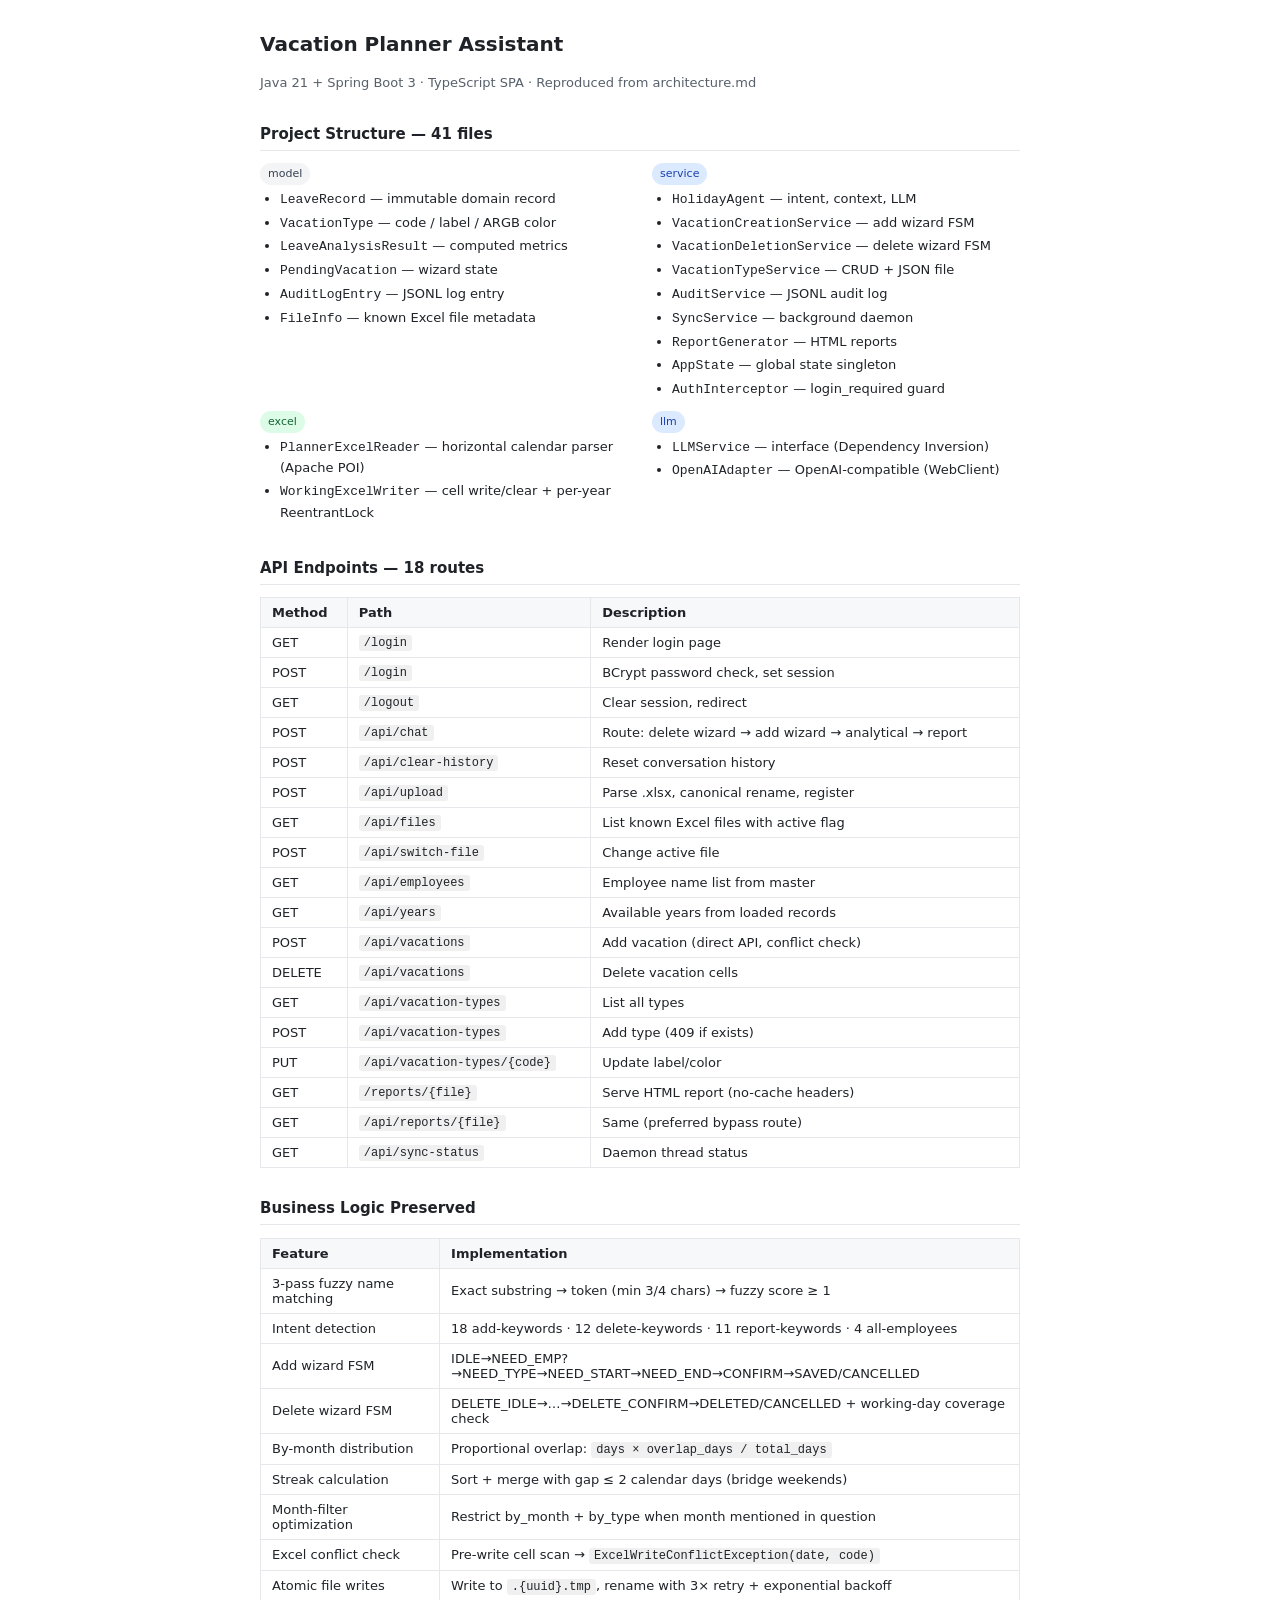
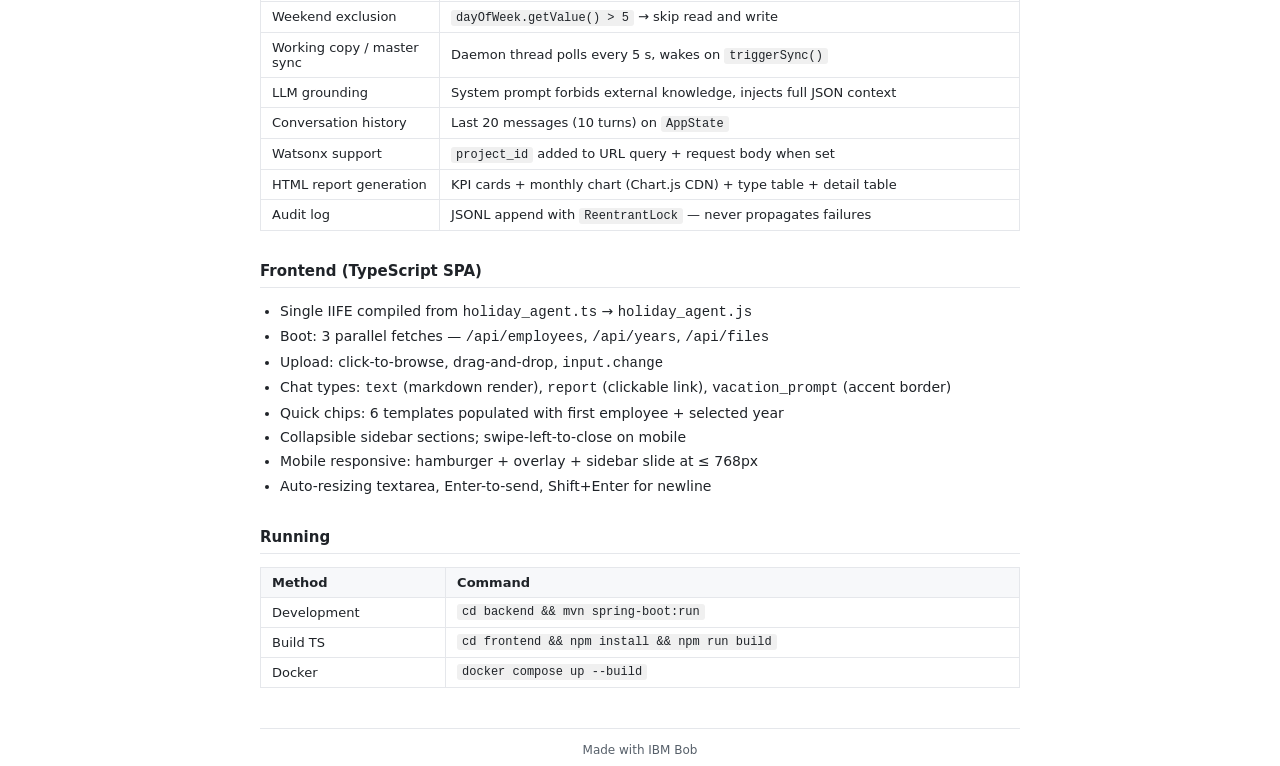
<file: holiday-leave-assistant-implementation-summary.html>
<html lang="en">
<head>
<meta charset="UTF-8" />
<title>Implementation Summary</title>
<style>
  body { font-family: -apple-system,"Segoe UI",system-ui,sans-serif; font-size:14px; line-height:1.6;
         color:#1f2328; max-width:760px; margin:0 auto; padding:28px 20px; background:#fff; }
  h1   { font-size:20px; margin-bottom:4px; }
  .sub { color:#57606a; font-size:13px; margin-bottom:28px; }
  h2   { font-size:15px; font-weight:600; border-bottom:1px solid #e5e7eb; padding-bottom:4px; margin-top:28px; }
  h3   { font-size:13px; font-weight:600; margin:14px 0 4px; color:#3b82d4; }
  table { width:100%; border-collapse:collapse; margin-bottom:16px; font-size:13px; }
  th,td { border:1px solid #e5e7eb; padding:7px 11px; text-align:left; }
  th { background:#f7f8fa; font-weight:600; }
  td code { background:#f0f0f0; padding:1px 5px; border-radius:3px; font-size:12px; }
  .badge { display:inline-block; padding:2px 8px; border-radius:20px; font-size:11px; font-weight:500; }
  .green { background:#dcfce7; color:#166534; }
  .blue  { background:#dbeafe; color:#1e40af; }
  .grey  { background:#f3f4f6; color:#374151; }
  ul { padding-left:20px; margin:4px 0; }
  li { margin:2px 0; }
  .file-grid { display:grid; grid-template-columns:1fr 1fr; gap:6px 24px; font-size:13px; }
  .file-entry { display:flex; gap:6px; align-items:baseline; }
  .file-path { color:#57606a; font-size:11px; font-family:monospace; }
  footer { margin-top:40px; padding-top:12px; border-top:1px solid #e5e7eb;
           font-size:12px; color:#57606a; text-align:center; }
</style>
</head>
<body>

<h1>Vacation Planner Assistant</h1>
<p class="sub">Java 21 + Spring Boot 3 · TypeScript SPA · Reproduced from architecture.md</p>

<h2>Project Structure — 41 files</h2>
<div class="file-grid">
  <div><div class="file-entry"><span class="badge grey">model</span></div>
    <ul>
      <li><code>LeaveRecord</code> — immutable domain record</li>
      <li><code>VacationType</code> — code / label / ARGB color</li>
      <li><code>LeaveAnalysisResult</code> — computed metrics</li>
      <li><code>PendingVacation</code> — wizard state</li>
      <li><code>AuditLogEntry</code> — JSONL log entry</li>
      <li><code>FileInfo</code> — known Excel file metadata</li>
    </ul>
  </div>
  <div><div class="file-entry"><span class="badge blue">service</span></div>
    <ul>
      <li><code>HolidayAgent</code> — intent, context, LLM</li>
      <li><code>VacationCreationService</code> — add wizard FSM</li>
      <li><code>VacationDeletionService</code> — delete wizard FSM</li>
      <li><code>VacationTypeService</code> — CRUD + JSON file</li>
      <li><code>AuditService</code> — JSONL audit log</li>
      <li><code>SyncService</code> — background daemon</li>
      <li><code>ReportGenerator</code> — HTML reports</li>
      <li><code>AppState</code> — global state singleton</li>
      <li><code>AuthInterceptor</code> — login_required guard</li>
    </ul>
  </div>
  <div><div class="file-entry"><span class="badge green">excel</span></div>
    <ul>
      <li><code>PlannerExcelReader</code> — horizontal calendar parser (Apache POI)</li>
      <li><code>WorkingExcelWriter</code> — cell write/clear + per-year ReentrantLock</li>
    </ul>
  </div>
  <div><div class="file-entry"><span class="badge blue">llm</span></div>
    <ul>
      <li><code>LLMService</code> — interface (Dependency Inversion)</li>
      <li><code>OpenAIAdapter</code> — OpenAI-compatible (WebClient)</li>
    </ul>
  </div>
</div>

<h2>API Endpoints — 18 routes</h2>
<table>
  <thead><tr><th>Method</th><th>Path</th><th>Description</th></tr></thead>
  <tbody>
    <tr><td>GET</td><td><code>/login</code></td><td>Render login page</td></tr>
    <tr><td>POST</td><td><code>/login</code></td><td>BCrypt password check, set session</td></tr>
    <tr><td>GET</td><td><code>/logout</code></td><td>Clear session, redirect</td></tr>
    <tr><td>POST</td><td><code>/api/chat</code></td><td>Route: delete wizard → add wizard → analytical → report</td></tr>
    <tr><td>POST</td><td><code>/api/clear-history</code></td><td>Reset conversation history</td></tr>
    <tr><td>POST</td><td><code>/api/upload</code></td><td>Parse .xlsx, canonical rename, register</td></tr>
    <tr><td>GET</td><td><code>/api/files</code></td><td>List known Excel files with active flag</td></tr>
    <tr><td>POST</td><td><code>/api/switch-file</code></td><td>Change active file</td></tr>
    <tr><td>GET</td><td><code>/api/employees</code></td><td>Employee name list from master</td></tr>
    <tr><td>GET</td><td><code>/api/years</code></td><td>Available years from loaded records</td></tr>
    <tr><td>POST</td><td><code>/api/vacations</code></td><td>Add vacation (direct API, conflict check)</td></tr>
    <tr><td>DELETE</td><td><code>/api/vacations</code></td><td>Delete vacation cells</td></tr>
    <tr><td>GET</td><td><code>/api/vacation-types</code></td><td>List all types</td></tr>
    <tr><td>POST</td><td><code>/api/vacation-types</code></td><td>Add type (409 if exists)</td></tr>
    <tr><td>PUT</td><td><code>/api/vacation-types/{code}</code></td><td>Update label/color</td></tr>
    <tr><td>GET</td><td><code>/reports/{file}</code></td><td>Serve HTML report (no-cache headers)</td></tr>
    <tr><td>GET</td><td><code>/api/reports/{file}</code></td><td>Same (preferred bypass route)</td></tr>
    <tr><td>GET</td><td><code>/api/sync-status</code></td><td>Daemon thread status</td></tr>
  </tbody>
</table>

<h2>Business Logic Preserved</h2>
<table>
  <thead><tr><th>Feature</th><th>Implementation</th></tr></thead>
  <tbody>
    <tr><td>3-pass fuzzy name matching</td><td>Exact substring → token (min 3/4 chars) → fuzzy score ≥ 1</td></tr>
    <tr><td>Intent detection</td><td>18 add-keywords · 12 delete-keywords · 11 report-keywords · 4 all-employees</td></tr>
    <tr><td>Add wizard FSM</td><td>IDLE→NEED_EMP?→NEED_TYPE→NEED_START→NEED_END→CONFIRM→SAVED/CANCELLED</td></tr>
    <tr><td>Delete wizard FSM</td><td>DELETE_IDLE→…→DELETE_CONFIRM→DELETED/CANCELLED + working-day coverage check</td></tr>
    <tr><td>By-month distribution</td><td>Proportional overlap: <code>days × overlap_days / total_days</code></td></tr>
    <tr><td>Streak calculation</td><td>Sort + merge with gap ≤ 2 calendar days (bridge weekends)</td></tr>
    <tr><td>Month-filter optimization</td><td>Restrict by_month + by_type when month mentioned in question</td></tr>
    <tr><td>Excel conflict check</td><td>Pre-write cell scan → <code>ExcelWriteConflictException(date, code)</code></td></tr>
    <tr><td>Atomic file writes</td><td>Write to <code>.{uuid}.tmp</code>, rename with 3× retry + exponential backoff</td></tr>
    <tr><td>Weekend exclusion</td><td><code>dayOfWeek.getValue() &gt; 5</code> → skip read and write</td></tr>
    <tr><td>Working copy / master sync</td><td>Daemon thread polls every 5 s, wakes on <code>triggerSync()</code></td></tr>
    <tr><td>LLM grounding</td><td>System prompt forbids external knowledge, injects full JSON context</td></tr>
    <tr><td>Conversation history</td><td>Last 20 messages (10 turns) on <code>AppState</code></td></tr>
    <tr><td>Watsonx support</td><td><code>project_id</code> added to URL query + request body when set</td></tr>
    <tr><td>HTML report generation</td><td>KPI cards + monthly chart (Chart.js CDN) + type table + detail table</td></tr>
    <tr><td>Audit log</td><td>JSONL append with <code>ReentrantLock</code> — never propagates failures</td></tr>
  </tbody>
</table>

<h2>Frontend (TypeScript SPA)</h2>
<ul>
  <li>Single IIFE compiled from <code>holiday_agent.ts</code> → <code>holiday_agent.js</code></li>
  <li>Boot: 3 parallel fetches — <code>/api/employees</code>, <code>/api/years</code>, <code>/api/files</code></li>
  <li>Upload: click-to-browse, drag-and-drop, <code>input.change</code></li>
  <li>Chat types: <code>text</code> (markdown render), <code>report</code> (clickable link), <code>vacation_prompt</code> (accent border)</li>
  <li>Quick chips: 6 templates populated with first employee + selected year</li>
  <li>Collapsible sidebar sections; swipe-left-to-close on mobile</li>
  <li>Mobile responsive: hamburger + overlay + sidebar slide at ≤ 768px</li>
  <li>Auto-resizing textarea, Enter-to-send, Shift+Enter for newline</li>
</ul>

<h2>Running</h2>
<table>
  <thead><tr><th>Method</th><th>Command</th></tr></thead>
  <tbody>
    <tr><td>Development</td><td><code>cd backend &amp;&amp; mvn spring-boot:run</code></td></tr>
    <tr><td>Build TS</td><td><code>cd frontend &amp;&amp; npm install &amp;&amp; npm run build</code></td></tr>
    <tr><td>Docker</td><td><code>docker compose up --build</code></td></tr>
  </tbody>
</table>

<footer>Made with IBM Bob</footer>
</body>
</html>
</file>
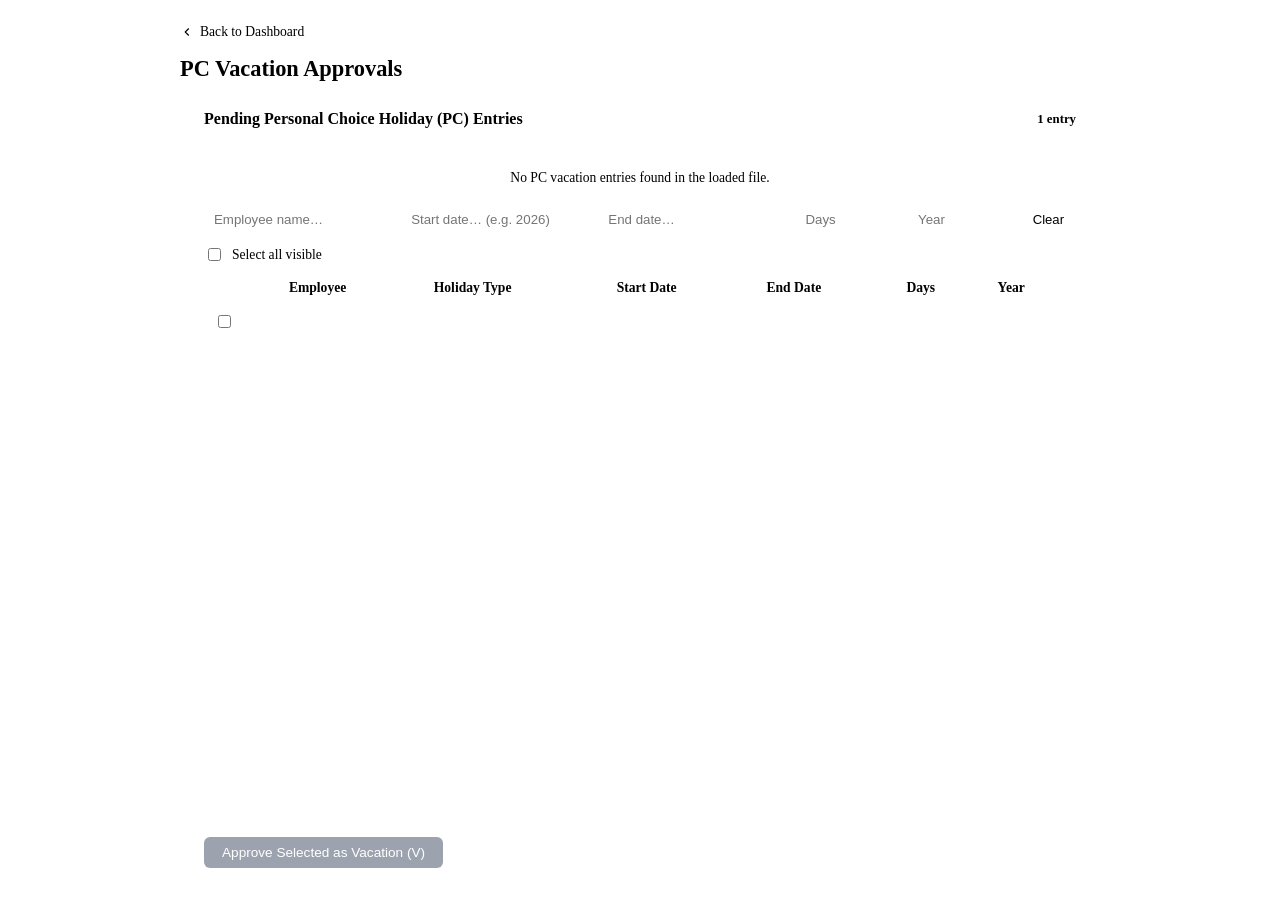
<file: backend/src/main/resources/templates/admin-approvals.html>
<!DOCTYPE html>
<html lang="en" xmlns:th="http://www.thymeleaf.org">
<head>
    <meta charset="UTF-8">
    <meta name="viewport" content="width=device-width, initial-scale=1.0, viewport-fit=cover">
    <title>PC Approvals — Holiday Leave Assistant</title>
    <link rel="stylesheet" th:href="@{/static/holiday_agent.css}">
    <style>
        /*
         * Full-viewport flex column — identical pattern to admin-audit-log.html.
         * The table-scroll div takes all remaining height; no fixed px heights.
         */
        html, body {
            height: 100%;
            margin: 0;
            overflow: hidden;
        }
        body { background: var(--main-bg); }

        .approvals-page {
            max-width: 960px;
            margin: 0 auto;
            padding: 24px 20px 16px;
            height: 100%;
            box-sizing: border-box;
            display: flex;
            flex-direction: column;
        }
        .approvals-page h1 { font-size: 1.4rem; margin: 0 0 8px; flex-shrink: 0; }
        .approvals-page .back-link {
            display: inline-flex; align-items: center; gap: 6px;
            color: var(--accent); text-decoration: none; font-size: .85rem;
            margin-bottom: 16px; flex-shrink: 0;
        }

        /* Card fills remaining viewport height */
        .approvals-card {
            background: var(--surface); border: 1px solid var(--border);
            border-radius: 10px; padding: 20px 24px 16px;
            flex: 1 1 0;
            min-height: 0;
            display: flex;
            flex-direction: column;
            overflow: hidden;
        }
        .approvals-card h2 {
            font-size: 1rem; margin: 0 0 12px;
            border-bottom: 1px solid var(--border); padding-bottom: 10px;
            display: flex; align-items: center; gap: 8px;
            flex-shrink: 0;
        }
        .count-label { font-size: .8rem; color: var(--muted); margin-left: auto; }

        /* ── Filter toolbar ────────────────────────────────────────────── */
        .filter-toolbar {
            display: flex; align-items: center; gap: 8px;
            margin-bottom: 12px; flex-wrap: wrap; flex-shrink: 0;
        }
        .filter-toolbar input[type=text],
        .filter-toolbar input[type=number] {
            padding: 6px 10px;
            border: 1px solid var(--border); border-radius: 6px;
            background: var(--bg); color: var(--text); font-size: .83rem;
        }
        .filter-toolbar input[type=text]    { flex: 2; min-width: 140px; }
        .filter-toolbar input[type=number]  { flex: 1; min-width: 80px; }
        .filter-toolbar .btn-clear-filters {
            padding: 6px 12px; border-radius: 6px; border: 1px solid var(--border);
            background: var(--bg); color: var(--muted); cursor: pointer; font-size: .82rem;
            white-space: nowrap; flex-shrink: 0;
        }
        .filter-toolbar .btn-clear-filters:hover { background: var(--sidebar-hover); color: var(--text); }

        /* Select-all row */
        .select-all-row {
            display: flex; align-items: center; gap: 8px;
            margin-bottom: 8px; font-size: .85rem; color: var(--muted);
            flex-shrink: 0;
        }

        /* ── Scrollable table area ─────────────────────────────────────── */
        #tableWrap {
            flex: 1 1 0;
            min-height: 0;
            display: flex;
            flex-direction: column;
        }
        .table-scroll {
            flex: 1 1 0;
            min-height: 0;
            overflow-y: auto;
            overflow-x: auto;
            border: 1px solid var(--border);
            border-radius: 6px;
        }

        table { width: 100%; border-collapse: collapse; font-size: .85rem; }
        thead th {
            text-align: left; padding: 8px 10px;
            background: var(--bg); color: var(--muted); font-weight: 600;
            border-bottom: 2px solid var(--border); white-space: nowrap;
            position: sticky; top: 0; z-index: 1;
        }
        td { padding: 8px 10px; border-bottom: 1px solid var(--border); color: var(--text); }
        tr:last-child td { border-bottom: none; }
        tbody tr:hover { background: var(--sidebar-hover); }

        /* ── Pagination ────────────────────────────────────────────────── */
        .pagination {
            display: flex; align-items: center; justify-content: space-between;
            flex-wrap: wrap; gap: 8px;
            margin-top: 10px; font-size: .82rem; color: var(--muted);
            flex-shrink: 0;
        }
        .pagination-controls { display: flex; align-items: center; gap: 4px; flex-wrap: wrap; }
        .pg-btn {
            padding: 4px 10px; border-radius: 5px;
            border: 1px solid var(--border);
            background: var(--bg); color: var(--text);
            cursor: pointer; font-size: .8rem; line-height: 1.4;
        }
        .pg-btn:hover:not(:disabled) { background: var(--sidebar-hover); }
        .pg-btn:disabled { opacity: .4; cursor: default; }
        .pg-btn.active { background: var(--accent); color: #fff; border-color: var(--accent); }
        .pg-ellipsis { padding: 4px 6px; color: var(--muted); }

        /* ── Action row ────────────────────────────────────────────────── */
        .action-row { display: flex; align-items: center; gap: 12px; margin-top: 12px; flex-shrink: 0; flex-wrap: wrap; }
        .btn-approve {
            background: var(--accent); color: #fff; border: none;
            border-radius: 6px; padding: 8px 18px; cursor: pointer; font-size: .85rem;
        }
        .btn-approve:disabled { background: #9ca3af; cursor: not-allowed; }
        .btn-approve:hover:not(:disabled) { background: var(--accent-hover); }

        .alert { padding: 10px 14px; border-radius: 6px; font-size: .85rem; display: none; flex: 1; }
        .alert.success { background: #d1fae5; color: #065f46; }
        .alert.error   { background: #fee2e2; color: #991b1b; }

        .empty-msg { color: var(--muted); font-size: .85rem; padding: 20px 0; text-align: center; flex-shrink: 0; }
        .no-results { color: var(--muted); font-size: .85rem; padding: 16px 10px; text-align: center; display: none; }

        /* ── Responsive ────────────────────────────────────────────────── */
        @media (max-width: 768px) {
            .approvals-page { padding: 16px 12px 12px; }
            .filter-toolbar { gap: 6px; }
            .filter-toolbar input[type=text]   { min-width: 0; }
            .filter-toolbar input[type=number] { min-width: 64px; }
        }
        @media (max-width: 480px) {
            .approvals-card { padding: 12px 10px 10px; }
            /* Card-stack layout */
            thead { display: none; }
            .table-scroll { overflow-x: visible; border: none; border-radius: 0; }
            tbody tr {
                display: block;
                border: 1px solid var(--border); border-radius: 6px;
                margin-bottom: 8px; padding: 8px 10px;
            }
            tbody td {
                display: flex; justify-content: space-between; align-items: flex-start;
                gap: 8px; padding: 3px 0; border-bottom: none; font-size: .82rem;
            }
            tbody td::before {
                content: attr(data-label);
                font-weight: 600; color: var(--muted);
                flex-shrink: 0; min-width: 80px; font-size: .75rem;
            }
            /* Checkbox cell — no label needed */
            tbody td:first-child::before { content: ''; min-width: 0; }
            .pagination { justify-content: center; }
            .action-row { flex-direction: column; align-items: stretch; }
            .btn-approve { text-align: center; }
        }
    </style>
</head>
<body>

<div class="approvals-page">
    <a href="/" class="back-link">
        <svg width="14" height="14" viewBox="0 0 24 24" fill="none" stroke="currentColor" stroke-width="2"><polyline points="15 18 9 12 15 6"/></svg>
        Back to Dashboard
    </a>
    <h1>PC Vacation Approvals</h1>

    <div class="approvals-card">
        <h2>
            Pending Personal Choice Holiday (PC) Entries
            <span class="count-label" id="countLabel"></span>
        </h2>

        <!-- Empty state: no records at all (server-side) -->
        <div th:if="${pcRecords.isEmpty()}" class="empty-msg">
            No PC vacation entries found in the loaded file.
        </div>

        <div th:if="${!pcRecords.isEmpty()}" style="display:flex;flex-direction:column;flex:1 1 0;min-height:0;">

            <!-- Filter toolbar -->
            <div class="filter-toolbar" id="filterToolbar">
                <input type="text"   id="fEmployee"    placeholder="Employee name…">
                <input type="text"   id="fStartDate"   placeholder="Start date… (e.g. 2026)">
                <input type="text"   id="fEndDate"     placeholder="End date…">
                <input type="number" id="fDays"        placeholder="Days">
                <input type="number" id="fYear"        placeholder="Year">
                <button class="btn-clear-filters" id="btnClearFilters">Clear</button>
            </div>

            <!-- Select-all -->
            <div class="select-all-row">
                <input type="checkbox" id="selectAll">
                <label for="selectAll">Select all visible</label>
            </div>

            <!-- Table -->
            <div id="tableWrap">
                <div class="table-scroll" id="tableScroll">
                    <table id="approvalsTable">
                        <thead>
                            <tr>
                                <th></th>
                                <th>Employee</th>
                                <th>Holiday Type</th>
                                <th>Start Date</th>
                                <th>End Date</th>
                                <th>Days</th>
                                <th>Year</th>
                            </tr>
                        </thead>
                        <tbody id="approvalsBody">
                            <!-- Thymeleaf renders all rows; JS filters/paginates client-side -->
                            <tr th:each="rec : ${pcRecords}"
                                th:data-employee="${rec.employee_name}"
                                th:data-start="${rec.start_date}"
                                th:data-end="${rec.end_date}"
                                th:data-days="${rec.days}"
                                th:data-year="${rec.year}"
                                th:data-holiday-type="${rec.holiday_type}"
                                class="data-row">
                                <td data-label=""><input type="checkbox" class="row-check"
                                       th:data-employee="${rec.employee_name}"
                                       th:data-start="${rec.start_date}"
                                       th:data-end="${rec.end_date}"></td>
                                <td data-label="Employee"     th:text="${rec.employee_name}"></td>
                                <td data-label="Holiday Type" th:text="${rec.holiday_type}"></td>
                                <td data-label="Start Date"   th:text="${rec.start_date}"></td>
                                <td data-label="End Date"     th:text="${rec.end_date}"></td>
                                <td data-label="Days"         th:text="${rec.days}"></td>
                                <td data-label="Year"         th:text="${rec.year}"></td>
                            </tr>
                        </tbody>
                    </table>
                </div>
                <div class="no-results" id="noResults">No records match the current filters.</div>
                <div class="pagination" id="paginationBar" style="display:none;">
                    <span id="pageInfo"></span>
                    <div class="pagination-controls" id="pageControls"></div>
                </div>
            </div>

            <!-- Action row -->
            <div class="action-row">
                <button class="btn-approve" id="approveBtn" disabled>Approve Selected as Vacation (V)</button>
                <div class="alert" id="approvalAlert"></div>
            </div>
        </div>
    </div>
</div>

<script>
(function () {
    'use strict';

    /* ── Constants ───────────────────────────────────────────────────── */
    var PAGE_SIZE = 10;

    /* ── State ───────────────────────────────────────────────────────── */
    var allRows      = [];   /* all <tr> elements (static, from Thymeleaf) */
    var visibleRows  = [];   /* rows that pass current filters */
    var currentPage  = 1;

    /* ── Element refs ────────────────────────────────────────────────── */
    var selectAll   = document.getElementById('selectAll');
    var approveBtn  = document.getElementById('approveBtn');
    var tbody       = document.getElementById('approvalsBody');
    var noResults   = document.getElementById('noResults');
    var pagBar      = document.getElementById('paginationBar');
    var pageInfo    = document.getElementById('pageInfo');
    var pageCtrl    = document.getElementById('pageControls');
    var countLabel  = document.getElementById('countLabel');
    var tableScroll = document.getElementById('tableScroll');

    /* Guard: empty-state page has none of these */
    if (!approveBtn) return;

    /* Collect all data rows once at startup */
    allRows = Array.prototype.slice.call(tbody.querySelectorAll('tr.data-row'));

    /* ── Helpers ─────────────────────────────────────────────────────── */
    function val(id) { return document.getElementById(id).value.trim().toLowerCase(); }

    function updateApproveBtn() {
        /* Scope entirely to visibleRows so hidden (filtered-out) rows are ignored */
        var visibleChecks   = visibleRows.map(function (tr) { return tr.querySelector('.row-check'); })
                                         .filter(Boolean);
        var checkedCount    = visibleChecks.filter(function (cb) { return cb.checked; }).length;
        var visibleCount    = visibleChecks.length;

        approveBtn.disabled = checkedCount === 0;

        /* Sync select-all header checkbox state */
        selectAll.indeterminate = checkedCount > 0 && checkedCount < visibleCount;
        selectAll.checked       = visibleCount > 0  && checkedCount === visibleCount;
    }

    /* ── Filtering ───────────────────────────────────────────────────── */
    function applyFilters() {
        var fEmp     = val('fEmployee');
        var fStart   = val('fStartDate');
        var fEnd     = val('fEndDate');
        var fDays    = val('fDays');
        var fYear    = val('fYear');

        visibleRows = allRows.filter(function (tr) {
            if (fEmp     && tr.getAttribute('data-employee').toLowerCase().indexOf(fEmp)   === -1) return false;
            if (fStart   && tr.getAttribute('data-start').toLowerCase().indexOf(fStart)     === -1) return false;
            if (fEnd     && tr.getAttribute('data-end').toLowerCase().indexOf(fEnd)               === -1) return false;
            if (fDays    && tr.getAttribute('data-days').toLowerCase().indexOf(fDays)             === -1) return false;
            if (fYear    && tr.getAttribute('data-year').toLowerCase().indexOf(fYear)             === -1) return false;
            return true;
        });

        renderPage(1);
    }

    /* ── Pagination ──────────────────────────────────────────────────── */
    function renderPage(page) {
        var total      = visibleRows.length;
        var totalPages = Math.max(1, Math.ceil(total / PAGE_SIZE));
        if (page < 1) page = 1;
        if (page > totalPages) page = totalPages;
        currentPage = page;

        var start = (currentPage - 1) * PAGE_SIZE;
        var end   = Math.min(start + PAGE_SIZE, total);

        /* Hide every row first, then show the slice */
        allRows.forEach(function (tr) { tr.style.display = 'none'; });
        var pageRows = visibleRows.slice(start, end);
        pageRows.forEach(function (tr) { tr.style.display = ''; });

        /* Empty / no-results */
        if (total === 0) {
            noResults.style.display     = 'block';
            tableScroll.style.display   = 'none';
            pagBar.style.display        = 'none';
            countLabel.textContent      = '0 entries';
            updateApproveBtn();
            return;
        }
        noResults.style.display   = 'none';
        tableScroll.style.display = '';
        tableScroll.scrollTop     = 0;

        countLabel.textContent = total + ' entr' + (total === 1 ? 'y' : 'ies');

        /* Pagination bar */
        if (totalPages <= 1) {
            pagBar.style.display = 'none';
        } else {
            pagBar.style.display = '';
            pageInfo.textContent = 'Showing ' + (start + 1) + '–' + end + ' of ' + total;
            buildPageControls(currentPage, totalPages);
        }

        updateApproveBtn();
    }

    function buildPageControls(current, total) {
        var pages  = buildPageList(current, total);
        var html   = '<button class="pg-btn" id="pgPrev"' + (current === 1     ? ' disabled' : '') + '>&#8249; Prev</button>';
        for (var i = 0; i < pages.length; i++) {
            var p = pages[i];
            if (p === '…') {
                html += '<span class="pg-ellipsis">…</span>';
            } else {
                html += '<button class="pg-btn' + (p === current ? ' active' : '') + '" data-page="' + p + '">' + p + '</button>';
            }
        }
        html += '<button class="pg-btn" id="pgNext"' + (current === total ? ' disabled' : '') + '>Next &#8250;</button>';
        pageCtrl.innerHTML = html;

        var prev = document.getElementById('pgPrev');
        var next = document.getElementById('pgNext');
        if (prev) prev.addEventListener('click', function () { renderPage(currentPage - 1); });
        if (next) next.addEventListener('click', function () { renderPage(currentPage + 1); });
        var numBtns = pageCtrl.querySelectorAll('[data-page]');
        for (var k = 0; k < numBtns.length; k++) {
            numBtns[k].addEventListener('click', function () {
                renderPage(parseInt(this.getAttribute('data-page'), 10));
            });
        }
    }

    function buildPageList(current, total) {
        if (total <= 7) {
            var arr = [];
            for (var i = 1; i <= total; i++) arr.push(i);
            return arr;
        }
        var pages = [], shown = {};
        function add(n) { if (n >= 1 && n <= total && !shown[n]) { shown[n] = true; pages.push(n); } }
        add(1); add(2);
        add(current - 1); add(current); add(current + 1);
        add(total - 1); add(total);
        pages.sort(function (a, b) { return a - b; });
        var result = [];
        for (var j = 0; j < pages.length; j++) {
            if (j > 0 && pages[j] - pages[j - 1] > 1) result.push('…');
            result.push(pages[j]);
        }
        return result;
    }

    /* ── Select-all (visible rows only) ─────────────────────────────── */
    selectAll.addEventListener('change', function () {
        /* Only touch checkboxes belonging to currently visible (filtered) rows */
        visibleRows.forEach(function (tr) {
            var cb = tr.querySelector('.row-check');
            if (cb) cb.checked = selectAll.checked;
        });
        updateApproveBtn();
    });

    tbody.addEventListener('change', function (e) {
        if (e.target && e.target.classList.contains('row-check')) {
            updateApproveBtn();
        }
    });

    /* ── Filter listeners ────────────────────────────────────────────── */
    ['fEmployee', 'fStartDate', 'fEndDate', 'fDays', 'fYear'].forEach(function (id) {
        var el = document.getElementById(id);
        if (el) el.addEventListener('input', applyFilters);
    });

    document.getElementById('btnClearFilters').addEventListener('click', function () {
        ['fEmployee', 'fStartDate', 'fEndDate', 'fDays', 'fYear'].forEach(function (id) {
            document.getElementById(id).value = '';
        });
        applyFilters();
    });

    /* ── Approve button ──────────────────────────────────────────────── */
    approveBtn.addEventListener('click', function () {
        var selected = [];
        tbody.querySelectorAll('.row-check:checked').forEach(function (cb) {
            selected.push({
                employee_name: cb.getAttribute('data-employee'),
                start_date:    cb.getAttribute('data-start'),
                end_date:      cb.getAttribute('data-end')
            });
        });
        if (selected.length === 0) return;

        approveBtn.disabled = true;
        fetch('/api/admin/approvals/approve-pc', {
            method: 'POST',
            headers: { 'Content-Type': 'application/json' },
            body: JSON.stringify({ approvals: selected })
        }).then(function (r) { return r.json(); }).then(function (data) {
            var alertEl = document.getElementById('approvalAlert');
            if (data.error) {
                alertEl.textContent = data.error;
                alertEl.className   = 'alert error';
            } else {
                alertEl.textContent = data.message + (data.errors && data.errors.length ? ' Errors: ' + data.errors.join('; ') : '');
                alertEl.className   = 'alert success';
                setTimeout(function () { window.location.reload(); }, 1500);
            }
            alertEl.style.display = 'block';
        }).catch(function () {
            var alertEl = document.getElementById('approvalAlert');
            alertEl.textContent   = 'Request failed. Please try again.';
            alertEl.className     = 'alert error';
            alertEl.style.display = 'block';
            approveBtn.disabled   = false;
        });
    });

    /* ── Init ────────────────────────────────────────────────────────── */
    applyFilters();
})();
</script>
</body>
</html>
</file>
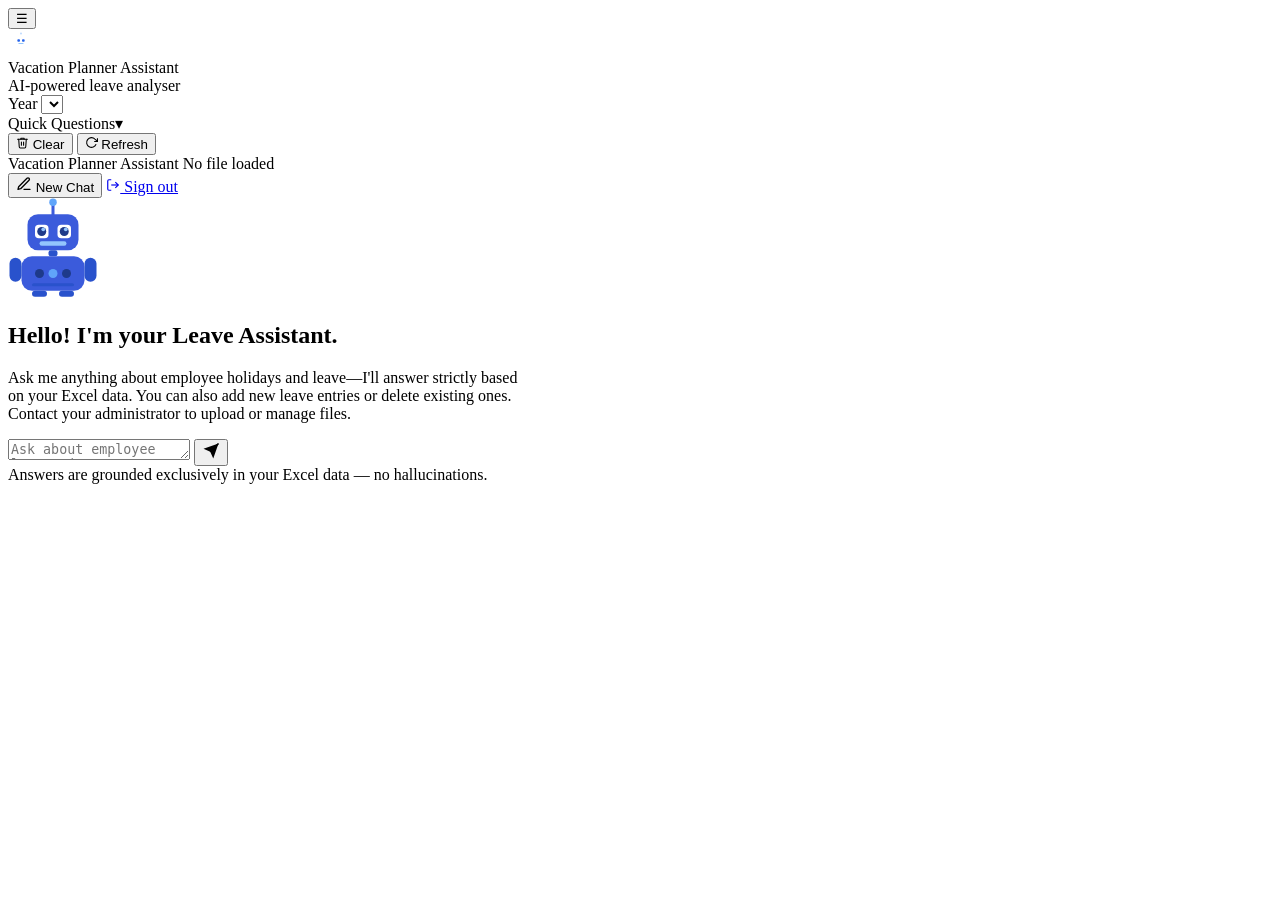
<file: backend/src/main/resources/templates/employee-page.html>
<!DOCTYPE html>
<html lang="en" xmlns:th="http://www.thymeleaf.org">
<head>
    <meta charset="UTF-8">
    <meta name="viewport" content="width=device-width, initial-scale=1.0, viewport-fit=cover">
    <title>Vacation Planner Assistant</title>
    <link rel="stylesheet" th:href="@{/static/holiday_agent.css}">
    <style>
        /* Allow the Quick Questions section to flex-shrink and scroll
           so the Loaded Employees section and footer buttons remain visible
           regardless of how many chips are present.                        */
        .sidebar-section--quick {
            flex: 1 1 0;
            min-height: 0;
            display: flex;
            flex-direction: column;
            overflow: hidden;
        }
        #chipsContent {
            flex: 1 1 0;
            min-height: 0;
            overflow-y: auto;
            overflow-x: hidden;
            scrollbar-width: thin;
            scrollbar-color: rgba(255,255,255,.35) rgba(255,255,255,.07);
        }
        #chipsContent::-webkit-scrollbar       { width: 6px; }
        #chipsContent::-webkit-scrollbar-track { background: rgba(255,255,255,.07); border-radius: 3px; }
        #chipsContent::-webkit-scrollbar-thumb { background: rgba(255,255,255,.35); border-radius: 3px; }
    </style>
</head>
<body>

<!-- Hamburger (mobile only) -->
<button class="hamburger" id="hamburgerBtn" aria-label="Open sidebar">☰</button>
<div class="overlay" id="overlay"></div>

<!-- ── Sidebar ─────────────────────────────────────────────────────────── -->
<aside class="sidebar" id="sidebar">

    <!-- Brand header -->
    <div class="sidebar-brand">
        <div class="sidebar-brand-icon">
            <svg width="26" height="26" viewBox="0 0 100 100" fill="none" xmlns="http://www.w3.org/2000/svg">
                <rect x="28" y="30" width="44" height="34" rx="8" fill="white" fill-opacity="0.95"/>
                <rect class="brand-robot-eye" x="36" y="39" width="10" height="10" rx="3" fill="#2563eb"/>
                <rect class="brand-robot-eye" x="54" y="39" width="10" height="10" rx="3" fill="#2563eb"/>
                <rect x="40" y="54" width="20" height="4" rx="2" fill="#93c5fd"/>
                <rect x="46" y="20" width="8" height="10" rx="3" fill="white" fill-opacity="0.9"/>
                <circle cx="50" cy="17" r="4" fill="#bfdbfe"/>
                <rect class="brand-robot-arm-l" x="18" y="38" width="10" height="18" rx="5" fill="white" fill-opacity="0.8"/>
                <rect class="brand-robot-arm-r" x="72" y="38" width="10" height="18" rx="5" fill="white" fill-opacity="0.8"/>
                <rect x="32" y="64" width="12" height="16" rx="5" fill="white" fill-opacity="0.8"/>
                <rect x="56" y="64" width="12" height="16" rx="5" fill="white" fill-opacity="0.8"/>
            </svg>
        </div>
        <div class="sidebar-brand-text">
            <div class="sidebar-brand-title">Vacation Planner Assistant</div>
            <div class="sidebar-brand-sub">AI-powered leave analyser</div>
        </div>
    </div>

    <!-- Year selector -->
    <div class="sidebar-section--year">
        <span class="year-label-inline">Year</span>
        <select id="yearSelect" class="year-select"></select>
    </div>

    <!-- Quick Questions -->
    <div class="sidebar-section--quick">
        <div class="section-header collapsible" data-target="chipsContent">
            <span>Quick Questions</span><span class="chevron">▾</span>
        </div>
        <div id="chipsContent" class="section-content">
            <div id="quickChips" class="chips"></div>
        </div>
    </div>

     <!-- Loaded Employees -->
    <!--<div class="sidebar-section sidebar-section--employees">
        <div class="section-header">
            <span>Loaded Employees</span>
        </div>
        <div class="section-content">
            <div class="employees-scroll">
                <ul id="employeeList" class="employee-list"></ul>
            </div>
        </div>
    </div>-->

    <!-- Footer -->
    <div class="sidebar-footer">
        <button class="btn-sidebar-footer" id="clearHistoryBtn">
            <svg width="13" height="13" viewBox="0 0 24 24" fill="none" stroke="currentColor" stroke-width="2" stroke-linecap="round" stroke-linejoin="round">
                <polyline points="3 6 5 6 21 6"/><path d="M19 6l-1 14a2 2 0 0 1-2 2H8a2 2 0 0 1-2-2L5 6"/><path d="M10 11v6"/><path d="M14 11v6"/><path d="M9 6V4h6v2"/>
            </svg>
            Clear
        </button>
        <button class="btn-sidebar-footer" id="refreshBtn">
            <svg width="13" height="13" viewBox="0 0 24 24" fill="none" stroke="currentColor" stroke-width="2"><polyline points="23 4 23 10 17 10"/><path d="M20.49 15a9 9 0 1 1-2.12-9.36L23 10"/></svg>
            Refresh
        </button>
    </div>
</aside>

<!-- ── Main Area ───────────────────────────────────────────────────────── -->
<main class="main">
    <header class="topbar">
        <div class="topbar-left">
            <span class="status-dot" id="statusDot" title="LLM status"></span>
            <div class="topbar-title-group">
                <span class="topbar-title">Vacation Planner Assistant</span>
                <span class="topbar-subtitle" id="topbarSubtitle">No file loaded</span>
            </div>
        </div>
        <div class="topbar-actions">
            <button class="btn-new-chat" id="newChatBtn" aria-label="New Chat">
                <span class="topbar-btn-icon" aria-hidden="true">
                    <svg width="16" height="16" viewBox="0 0 24 24" fill="none" stroke="currentColor" stroke-width="2" stroke-linecap="round" stroke-linejoin="round">
                        <path d="M12 20h9"/><path d="M16.5 3.5a2.121 2.121 0 0 1 3 3L7 19l-4 1 1-4L16.5 3.5z"/>
                    </svg>
                </span>
                <span class="topbar-btn-text">New Chat</span>
            </button>
            <a href="/logout" class="btn-signout">
                <svg width="14" height="14" viewBox="0 0 24 24" fill="none" stroke="currentColor" stroke-width="2"><path d="M9 21H5a2 2 0 0 1-2-2V5a2 2 0 0 1 2-2h4"/><polyline points="16 17 21 12 16 7"/><line x1="21" y1="12" x2="9" y2="12"/></svg>
                Sign out
            </a>
        </div>
    </header>

    <div class="messages" id="messages"
         th:data-greeting-name="${greetingName} ?: 'there'"
         th:data-login-username="${loginUsername} ?: ''">
        <div class="welcome-card" id="welcomeCard">
            <div class="welcome-robot">
                <svg width="90" height="100" viewBox="0 0 120 130" fill="none" xmlns="http://www.w3.org/2000/svg">
                    <g class="wc-robot-group">
                        <rect x="58" y="4" width="4" height="18" rx="2" fill="#3b5bdb"/>
                        <circle class="wc-antenna-tip" cx="60" cy="4" r="5" fill="#60a5fa"/>
                        <rect x="26" y="20" width="68" height="48" rx="14" fill="#3b5bdb"/>
                        <rect class="wc-eye" x="36" y="34" width="18" height="18" rx="5" fill="#fff"/>
                        <rect class="wc-eye" x="66" y="34" width="18" height="18" rx="5" fill="#fff"/>
                        <circle cx="45" cy="43" r="6" fill="#1e3a8a"/>
                        <circle cx="75" cy="43" r="6" fill="#1e3a8a"/>
                        <circle cx="47" cy="40" r="2.5" fill="#93c5fd"/>
                        <circle cx="77" cy="40" r="2.5" fill="#93c5fd"/>
                        <rect class="wc-mouth" x="42" y="56" width="36" height="6" rx="3" fill="#93c5fd"/>
                        <rect x="54" y="68" width="12" height="8" rx="3" fill="#2952cc"/>
                        <rect x="18" y="76" width="84" height="46" rx="14" fill="#3b5bdb"/>
                        <circle cx="42" cy="99" r="6" fill="#1e3a8a"/>
                        <circle cx="60" cy="99" r="6" fill="#60a5fa"/>
                        <circle cx="78" cy="99" r="6" fill="#1e3a8a"/>
                        <rect x="32" y="112" width="56" height="4" rx="2" fill="#2952cc"/>
                        <rect class="wc-arm-l" x="2" y="78" width="16" height="32" rx="8" fill="#2952cc"/>
                        <rect class="wc-arm-r" x="102" y="78" width="16" height="32" rx="8" fill="#2952cc"/>
                        <rect x="32" y="122" width="20" height="8" rx="4" fill="#2952cc"/>
                        <rect x="68" y="122" width="20" height="8" rx="4" fill="#2952cc"/>
                    </g>
                </svg>
            </div>
            <h2 class="welcome-title"
                th:text="'Hello, ' + (${greetingName} ?: 'there') + '! I\'m your Leave Assistant.'">Hello! I'm your Leave Assistant.</h2>
            <p class="welcome-sub">
                Ask me anything about employee holidays and leave—I'll answer strictly based<br>
                on your Excel data. You can also add new leave entries or delete existing ones.<br>
                Contact your administrator to upload or manage files.
            </p>
        </div>
    </div>

    <div class="input-wrapper">
        <div class="input-area">
            <textarea id="messageInput" class="message-input"
                      placeholder="Ask about employee leave… (Enter to send)"
                      rows="1"></textarea>
            <button class="btn-send" id="sendBtn" aria-label="Send">
                <svg width="18" height="18" viewBox="0 0 24 24" fill="none" stroke="currentColor" stroke-width="2.2">
                    <line x1="22" y1="2" x2="11" y2="13"/><polygon points="22 2 15 22 11 13 2 9 22 2" fill="currentColor" stroke="none"/>
                </svg>
            </button>
        </div>
    </div>
    <div class="input-disclaimer">
        Answers are grounded exclusively in your Excel data — no hallucinations.
    </div>
</main>

<script th:src="@{/static/holiday_agent.js}"></script>
</body>
</html>
</file>
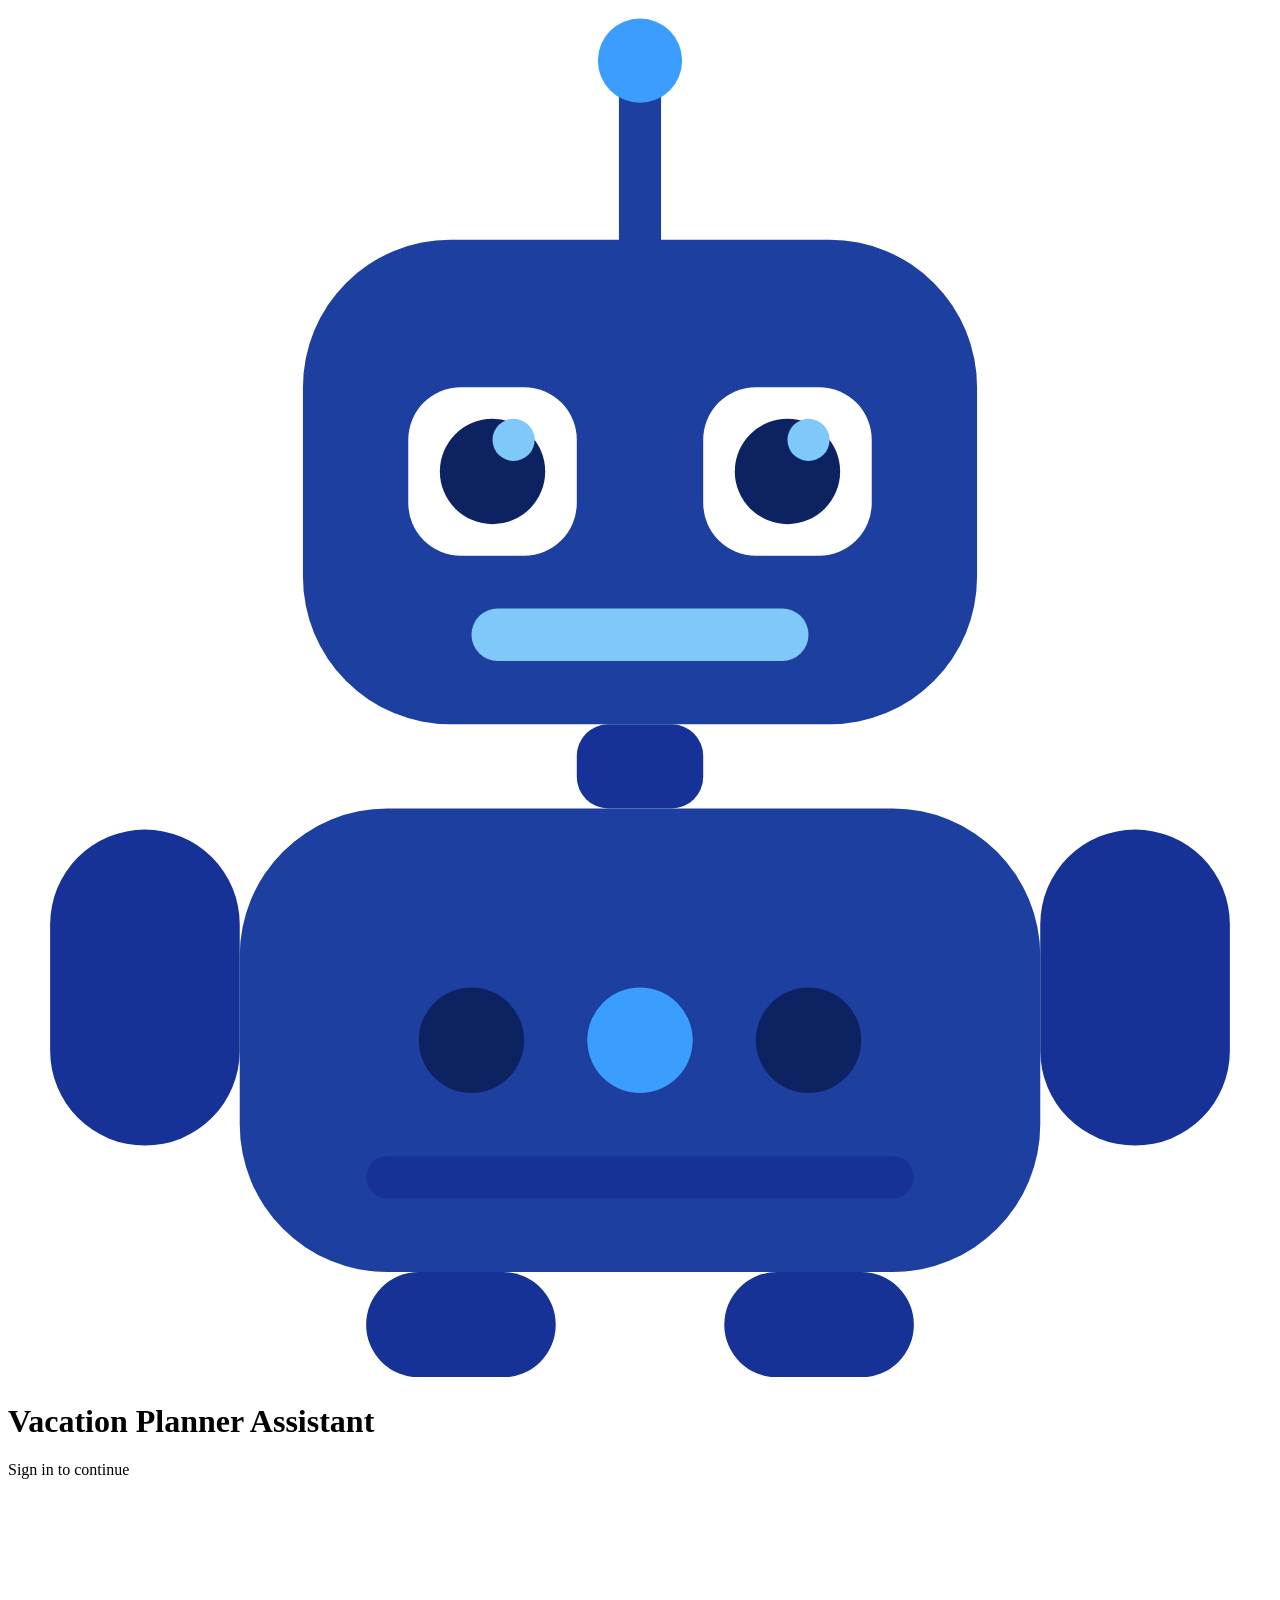
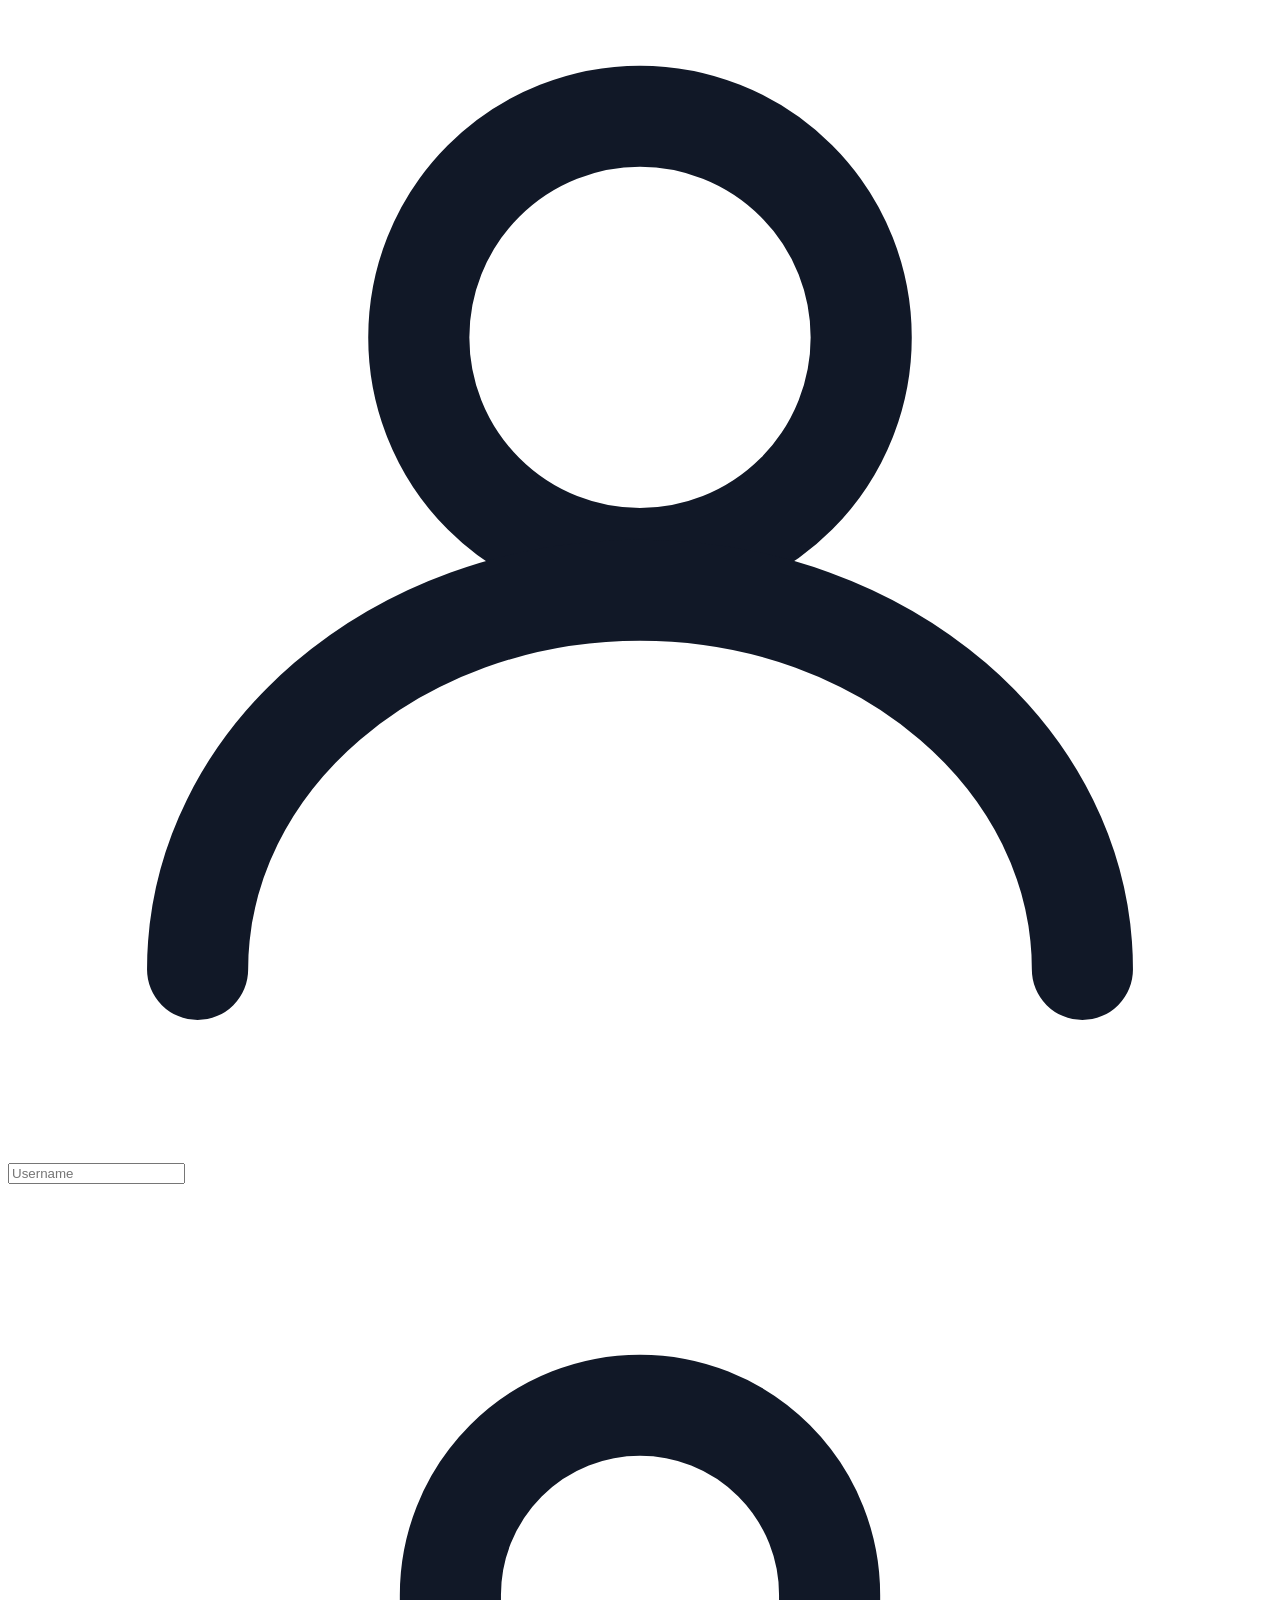
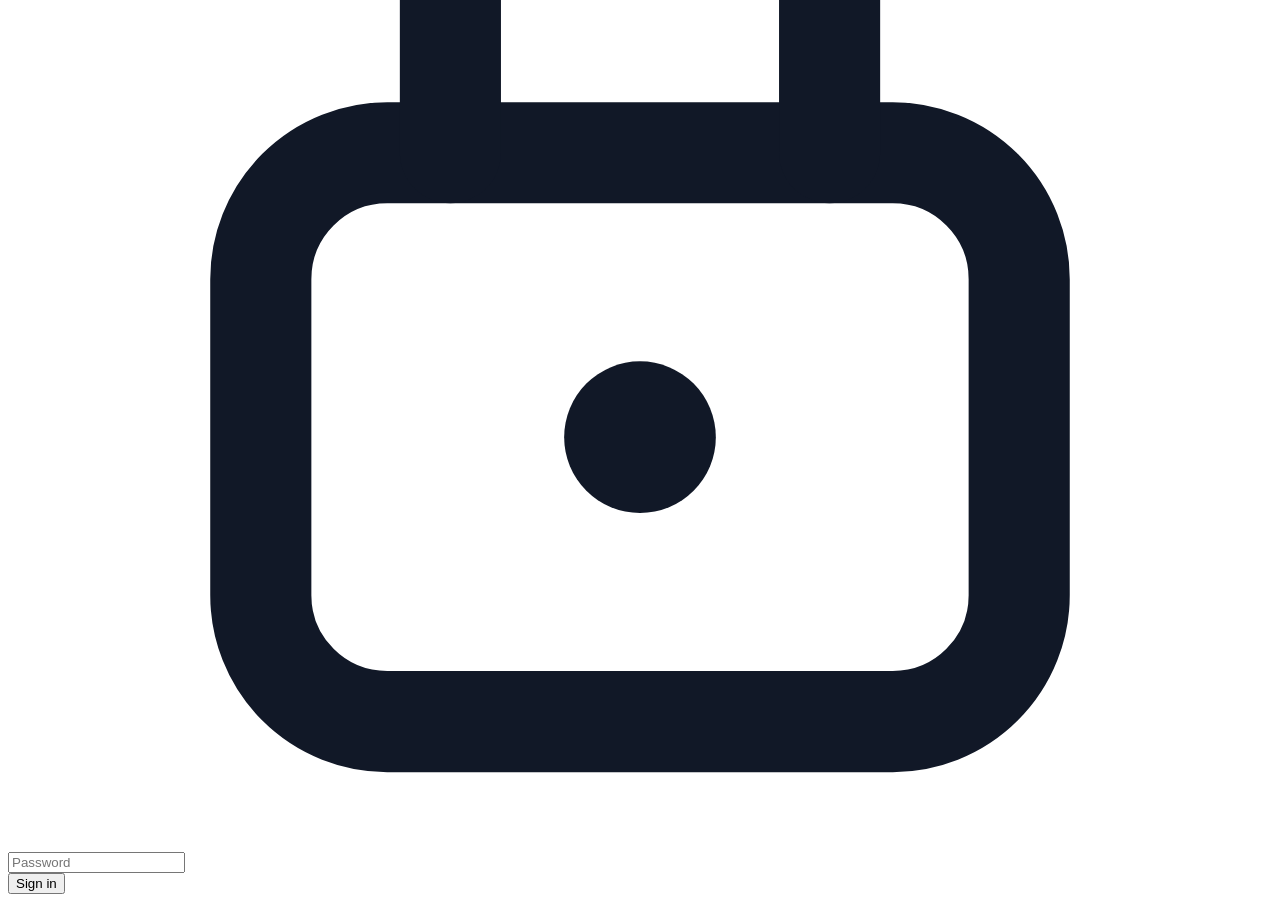
<file: backend/src/main/resources/templates/login.html>
<!DOCTYPE html>
<html lang="en" xmlns:th="http://www.thymeleaf.org">
<head>
    <meta charset="UTF-8">
    <meta name="viewport" content="width=device-width, initial-scale=1.0, viewport-fit=cover">
    <title>Sign In — Vacation Planner Assistant</title>
    <link rel="stylesheet" th:href="@{/static/login.css}">
</head>
<body>

<div class="card">

    <!-- Animated robot avatar -->
    <div class="avatar-wrap">
        <!--
            Robot SVG redrawn at the same 120×130 viewBox.
            Colours shifted to deeper royal blue (#1c3fa0 body, #173296 neck/arms/legs,
            #3b9eff antenna tip) to match the darker palette in the reference screenshot.
        -->
        <svg class="robot-svg" viewBox="0 0 120 130" fill="none" xmlns="http://www.w3.org/2000/svg">
            <g class="robot-body-group">
                <!-- Antenna stem -->
                <rect x="58" y="6" width="4" height="18" rx="2" fill="#1c3fa0"/>
                <!-- Antenna tip — pulsing; fix 3.2: vivid cyan-blue -->
                <circle class="robot-antenna-tip" cx="60" cy="5" r="4" fill="#3b9eff"/>

                <!-- Head; fix 3.3: deeper royal blue -->
                <rect x="28" y="22" width="64" height="46" rx="14" fill="#1c3fa0"/>

                <!-- Eyes -->
                <rect class="robot-eye" x="38" y="36" width="16" height="16" rx="5" fill="#fff"/>
                <rect class="robot-eye" x="66" y="36" width="16" height="16" rx="5" fill="#fff"/>
                <!-- Eye pupils -->
                <circle cx="46" cy="44" r="5" fill="#0d2260"/>
                <circle cx="74" cy="44" r="5" fill="#0d2260"/>
                <!-- Eye shine -->
                <circle cx="48" cy="41" r="2" fill="#7ec8fa"/>
                <circle cx="76" cy="41" r="2" fill="#7ec8fa"/>

                <!-- Mouth / speaker grille -->
                <rect class="robot-mouth" x="44" y="57" width="32" height="5" rx="2.5" fill="#7ec8fa"/>

                <!-- Neck -->
                <rect x="54" y="68" width="12" height="8" rx="3" fill="#173296"/>

                <!-- Body -->
                <rect x="22" y="76" width="76" height="44" rx="14" fill="#1c3fa0"/>

                <!-- Body panel dots -->
                <circle cx="44" cy="98" r="5" fill="#0d2260"/>
                <circle cx="60" cy="98" r="5" fill="#3b9eff"/>
                <circle cx="76" cy="98" r="5" fill="#0d2260"/>

                <!-- Body panel line -->
                <rect x="34" y="109" width="52" height="4" rx="2" fill="#173296"/>

                <!-- Arms -->
                <rect class="robot-arm-l" x="4" y="78" width="18" height="30" rx="9" fill="#173296"/>
                <rect class="robot-arm-r" x="98" y="78" width="18" height="30" rx="9" fill="#173296"/>

                <!-- Legs -->
                <rect x="34" y="120" width="18" height="10" rx="5" fill="#173296"/>
                <rect x="68" y="120" width="18" height="10" rx="5" fill="#173296"/>
            </g>
        </svg>
    </div>

    <h1 class="card-title">Vacation Planner Assistant</h1>
    <p class="card-sub">Sign in to continue</p>

    <!-- Error message -->
    <div th:if="${error}" class="error-msg" th:text="${error}"></div>

    <form method="POST" th:action="@{/login}">

        <div class="field">
            <div class="input-wrap">
                <span class="field-icon" aria-hidden="true">
                    <!-- User / person icon -->
                    <svg viewBox="0 0 20 20" fill="none" xmlns="http://www.w3.org/2000/svg">
                        <circle cx="10" cy="7" r="3.5" stroke="#111827" stroke-width="1.6"/>
                        <path d="M3 17c0-3.314 3.134-6 7-6s7 2.686 7 6" stroke="#111827" stroke-width="1.6" stroke-linecap="round"/>
                    </svg>
                </span>
                <input type="text"
                       id="username" name="username"
                       aria-label="Username"
                       autocomplete="username"
                       placeholder="Username"
                       required>
            </div>
        </div>

        <div class="field">
            <div class="input-wrap">
                <span class="field-icon" aria-hidden="true">
                    <!-- Padlock icon -->
                    <svg viewBox="0 0 20 20" fill="none" xmlns="http://www.w3.org/2000/svg">
                        <rect x="4" y="9" width="12" height="9" rx="2" stroke="#111827" stroke-width="1.6"/>
                        <path d="M7 9V6.5a3 3 0 0 1 6 0V9" stroke="#111827" stroke-width="1.6" stroke-linecap="round"/>
                        <circle cx="10" cy="13.5" r="1.2" fill="#111827"/>
                    </svg>
                </span>
                <input type="password"
                       id="password" name="password"
                       aria-label="Password"
                       autocomplete="current-password"
                       placeholder="Password"
                       required>
            </div>
        </div>

        <button type="submit" class="btn-signin">Sign in</button>
    </form>
</div>
</body>
</html>
</file>
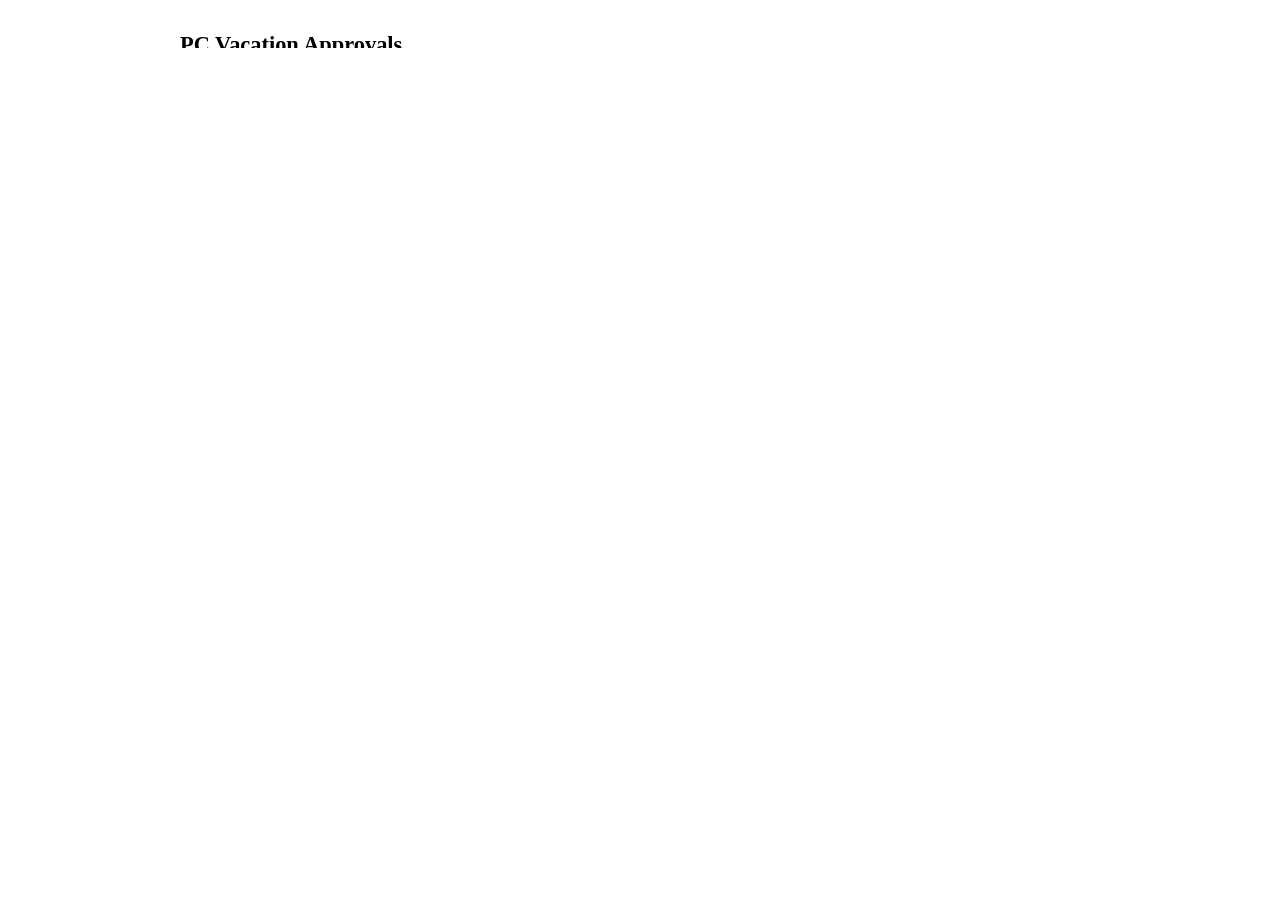
<file: backend/src/main/resources/templates/admin/approvals.html>
<!DOCTYPE html>
<html lang="en" xmlns:th="http://www.thymeleaf.org">
<head>
    <th:block th:replace="~{admin/layout :: base-head}"></th:block>
    <title>PC Approvals — Vacation Planner Assistant</title>
    <style>
        /*
         * Full-viewport flex column — the table-scroll div takes all remaining height.
         * No fixed px heights — the table grows/shrinks with the window.
         */
        .main {
            display: flex;
            flex-direction: column;
            overflow: hidden;
        }

        .approvals-page {
            max-width: 960px;
            margin: 0 auto;
            padding: 24px 20px 16px;
            flex: 1 1 0;
            min-height: 0;
            box-sizing: border-box;
            display: flex;
            flex-direction: column;
            width: 100%;
        }
        .approvals-page h1 { font-size: 1.4rem; margin: 0 0 16px; flex-shrink: 0; }

        /* Card fills remaining viewport height */
        .approvals-card {
            background: var(--surface); border: 1px solid var(--border);
            border-radius: 10px; padding: 20px 24px 16px;
            flex: 1 1 0;
            min-height: 0;
            display: flex;
            flex-direction: column;
            overflow: hidden;
        }
        .approvals-card h2 {
            font-size: 1rem; margin: 0 0 12px;
            border-bottom: 1px solid var(--border); padding-bottom: 10px;
            display: flex; align-items: center; gap: 8px;
            flex-shrink: 0;
        }
        .count-label { font-size: .8rem; color: var(--muted); margin-left: auto; }

        /* ── Filter toolbar ────────────────────────────────────────────── */
        .filter-toolbar {
            display: flex; align-items: center; gap: 8px;
            margin-bottom: 12px; flex-wrap: wrap; flex-shrink: 0;
        }
        .filter-toolbar input[type=text],
        .filter-toolbar input[type=number] {
            padding: 6px 10px;
            border: 1px solid var(--border); border-radius: 6px;
            background: var(--bg); color: var(--text); font-size: .83rem;
        }
        .filter-toolbar input[type=text]    { flex: 2; min-width: 140px; }
        .filter-toolbar input[type=number]  { flex: 1; min-width: 80px; }
        .filter-toolbar .btn-clear-filters {
            padding: 6px 12px; border-radius: 6px; border: 1px solid var(--border);
            background: var(--bg); color: var(--muted); cursor: pointer; font-size: .82rem;
            white-space: nowrap; flex-shrink: 0;
        }
        .filter-toolbar .btn-clear-filters:hover { background: var(--sidebar-hover); color: var(--text); }

        /* Select-all row */
        .select-all-row {
            display: flex; align-items: center; gap: 8px;
            margin-bottom: 8px; font-size: .85rem; color: var(--muted);
            flex-shrink: 0;
        }

        /* ── Scrollable table area ─────────────────────────────────────── */
        #tableWrap {
            flex: 1 1 0;
            min-height: 0;
            display: flex;
            flex-direction: column;
        }
        .table-scroll {
            flex: 1 1 0;
            min-height: 0;
            overflow-y: auto;
            overflow-x: auto;
            border: 1px solid var(--border);
            border-radius: 6px;
        }

        table { width: 100%; border-collapse: collapse; font-size: .85rem; }
        thead th {
            text-align: left; padding: 8px 10px;
            background: var(--bg); color: var(--muted); font-weight: 600;
            border-bottom: 2px solid var(--border); white-space: nowrap;
            position: sticky; top: 0; z-index: 1;
        }
        td { padding: 8px 10px; border-bottom: 1px solid var(--border); color: var(--text); }
        tr:last-child td { border-bottom: none; }
        tbody tr:hover { background: rgba(42,91,215,.05); }

        /* ── Pagination ────────────────────────────────────────────────── */
        .pagination {
            display: flex; align-items: center; justify-content: space-between;
            flex-wrap: wrap; gap: 8px;
            margin-top: 10px; font-size: .82rem; color: var(--muted);
            flex-shrink: 0;
        }
        .pagination-controls { display: flex; align-items: center; gap: 4px; flex-wrap: wrap; }
        .pg-btn {
            padding: 4px 10px; border-radius: 5px;
            border: 1px solid var(--border);
            background: var(--bg); color: var(--text);
            cursor: pointer; font-size: .8rem; line-height: 1.4;
        }
        .pg-btn:hover:not(:disabled) { background: var(--sidebar-hover); }
        .pg-btn:disabled { opacity: .4; cursor: default; }
        .pg-btn.active { background: var(--accent); color: #fff; border-color: var(--accent); }
        .pg-ellipsis { padding: 4px 6px; color: var(--muted); }

        /* ── Action row ────────────────────────────────────────────────── */
        .action-row { display: flex; align-items: center; gap: 12px; margin-top: 12px; flex-shrink: 0; flex-wrap: wrap; }
        .btn-approve {
            background: var(--accent); color: #fff; border: none;
            border-radius: 6px; padding: 8px 18px; cursor: pointer; font-size: .85rem;
        }
        .btn-approve:disabled { background: #9ca3af; cursor: not-allowed; }
        .btn-approve:hover:not(:disabled) { background: var(--accent-hover); }

        .alert { padding: 10px 14px; border-radius: 6px; font-size: .85rem; display: none; flex: 1; }
        .alert.success { background: #d1fae5; color: #065f46; }
        .alert.error   { background: #fee2e2; color: #991b1b; }

        .empty-msg { color: var(--muted); font-size: .85rem; padding: 20px 0; text-align: center; flex-shrink: 0; }
        .no-results { color: var(--muted); font-size: .85rem; padding: 16px 10px; text-align: center; display: none; }

        /* ── Responsive ────────────────────────────────────────────────── */
        @media (max-width: 768px) {
            .approvals-page { padding: 16px 12px 12px; }
            .filter-toolbar { gap: 6px; }
            .filter-toolbar input[type=text]   { min-width: 0; }
            .filter-toolbar input[type=number] { min-width: 64px; }
        }
        @media (max-width: 480px) {
            .approvals-card { padding: 12px 10px 10px; }
            thead { display: none; }
            .table-scroll { overflow-x: visible; border: none; border-radius: 0; }
            tbody tr {
                display: block;
                border: 1px solid var(--border); border-radius: 6px;
                margin-bottom: 8px; padding: 8px 10px;
            }
            tbody td {
                display: flex; justify-content: space-between; align-items: flex-start;
                gap: 8px; padding: 3px 0; border-bottom: none; font-size: .82rem;
            }
            tbody td::before {
                content: attr(data-label);
                font-weight: 600; color: var(--muted);
                flex-shrink: 0; min-width: 80px; font-size: .75rem;
            }
            tbody td:first-child::before { content: ''; min-width: 0; }
            .pagination { justify-content: center; }
            .action-row { flex-direction: column; align-items: stretch; }
            .btn-approve { text-align: center; }
        }
    </style>
</head>
<body>

<th:block th:replace="~{admin/layout :: mobile-chrome}"></th:block>
<th:block th:replace="~{admin/layout :: sidebar}"></th:block>

<main class="main">
    <th:block th:replace="~{admin/layout :: topbar}"></th:block>

    <!-- ── Approvals content ──────────────────────────────────────────── -->
    <div class="approvals-page">
        <h1>PC Vacation Approvals</h1>

        <div class="approvals-card">
            <h2>
                Pending Personal Choice Holiday (PC) Entries
                <span class="count-label" id="countLabel"></span>
            </h2>

            <!-- Empty state: no records at all (server-side) -->
            <div th:if="${pcRecords.isEmpty()}" class="empty-msg">
                No PC vacation entries found in the loaded file.
            </div>

            <div th:if="${!pcRecords.isEmpty()}" style="display:flex;flex-direction:column;flex:1 1 0;min-height:0;">

                <!-- Filter toolbar -->
                <div class="filter-toolbar" id="filterToolbar">
                    <input type="text"   id="fEmployee"    placeholder="Employee name…">
                    <input type="text"   id="fStartDate"   placeholder="Start date… (e.g. 2026)">
                    <input type="text"   id="fEndDate"     placeholder="End date…">
                    <input type="number" id="fDays"        placeholder="Days">
                    <input type="number" id="fYear"        placeholder="Year">
                    <button class="btn-clear-filters" id="btnClearFilters">Clear</button>
                </div>

                <!-- Select-all -->
                <div class="select-all-row">
                    <input type="checkbox" id="selectAll">
                    <label for="selectAll">Select all visible</label>
                </div>

                <!-- Table -->
                <div id="tableWrap">
                    <div class="table-scroll" id="tableScroll">
                        <table id="approvalsTable">
                            <thead>
                                <tr>
                                    <th></th>
                                    <th>Employee</th>
                                    <th>Holiday Type</th>
                                    <th>Start Date</th>
                                    <th>End Date</th>
                                    <th>Days</th>
                                    <th>Year</th>
                                </tr>
                            </thead>
                            <tbody id="approvalsBody">
                                <tr th:each="rec : ${pcRecords}"
                                    th:data-employee="${rec.employee_name}"
                                    th:data-start="${rec.start_date}"
                                    th:data-end="${rec.end_date}"
                                    th:data-days="${rec.days}"
                                    th:data-year="${rec.year}"
                                    th:data-holiday-type="${rec.holiday_type}"
                                    class="data-row">
                                    <td data-label=""><input type="checkbox" class="row-check"
                                           th:data-employee="${rec.employee_name}"
                                           th:data-start="${rec.start_date}"
                                           th:data-end="${rec.end_date}"></td>
                                    <td data-label="Employee"     th:text="${rec.employee_name}"></td>
                                    <td data-label="Holiday Type" th:text="${rec.holiday_type}"></td>
                                    <td data-label="Start Date"   th:text="${rec.start_date}"></td>
                                    <td data-label="End Date"     th:text="${rec.end_date}"></td>
                                    <td data-label="Days"         th:text="${rec.days}"></td>
                                    <td data-label="Year"         th:text="${rec.year}"></td>
                                </tr>
                            </tbody>
                        </table>
                    </div>
                    <div class="no-results" id="noResults">No records match the current filters.</div>
                    <div class="pagination" id="paginationBar" style="display:none;">
                        <span id="pageInfo"></span>
                        <div class="pagination-controls" id="pageControls"></div>
                    </div>
                </div>

                <!-- Action row -->
                <div class="action-row">
                    <button class="btn-approve" id="approveBtn" disabled>Approve Selected as Vacation (V)</button>
                    <div class="alert" id="approvalAlert"></div>
                </div>
            </div>
        </div>
    </div>
</main>

<script th:src="@{/static/holiday_agent_admin.js}"></script>
<script>
(function () {
    'use strict';

    var PAGE_SIZE = 10;
    var allRows      = [];
    var visibleRows  = [];
    var currentPage  = 1;

    var selectAll   = document.getElementById('selectAll');
    var approveBtn  = document.getElementById('approveBtn');
    var tbody       = document.getElementById('approvalsBody');
    var noResults   = document.getElementById('noResults');
    var pagBar      = document.getElementById('paginationBar');
    var pageInfo    = document.getElementById('pageInfo');
    var pageCtrl    = document.getElementById('pageControls');
    var countLabel  = document.getElementById('countLabel');
    var tableScroll = document.getElementById('tableScroll');

    /* Guard: empty-state page has none of these */
    if (!approveBtn) return;

    allRows = Array.prototype.slice.call(tbody.querySelectorAll('tr.data-row'));

    function val(id) { return document.getElementById(id).value.trim().toLowerCase(); }

    function updateApproveBtn() {
        var visibleChecks   = visibleRows.map(function (tr) { return tr.querySelector('.row-check'); })
                                         .filter(Boolean);
        var checkedCount    = visibleChecks.filter(function (cb) { return cb.checked; }).length;
        var visibleCount    = visibleChecks.length;
        approveBtn.disabled = checkedCount === 0;
        selectAll.indeterminate = checkedCount > 0 && checkedCount < visibleCount;
        selectAll.checked       = visibleCount > 0  && checkedCount === visibleCount;
    }

    function applyFilters() {
        var fEmp   = val('fEmployee');
        var fStart = val('fStartDate');
        var fEnd   = val('fEndDate');
        var fDays  = val('fDays');
        var fYear  = val('fYear');

        visibleRows = allRows.filter(function (tr) {
            if (fEmp   && tr.getAttribute('data-employee').toLowerCase().indexOf(fEmp)   === -1) return false;
            if (fStart && tr.getAttribute('data-start').toLowerCase().indexOf(fStart)     === -1) return false;
            if (fEnd   && tr.getAttribute('data-end').toLowerCase().indexOf(fEnd)         === -1) return false;
            if (fDays  && tr.getAttribute('data-days').toLowerCase().indexOf(fDays)       === -1) return false;
            if (fYear  && tr.getAttribute('data-year').toLowerCase().indexOf(fYear)       === -1) return false;
            return true;
        });
        renderPage(1);
    }

    function renderPage(page) {
        var total      = visibleRows.length;
        var totalPages = Math.max(1, Math.ceil(total / PAGE_SIZE));
        if (page < 1) page = 1;
        if (page > totalPages) page = totalPages;
        currentPage = page;

        var start = (currentPage - 1) * PAGE_SIZE;
        var end   = Math.min(start + PAGE_SIZE, total);

        allRows.forEach(function (tr) { tr.style.display = 'none'; });
        visibleRows.slice(start, end).forEach(function (tr) { tr.style.display = ''; });

        if (total === 0) {
            noResults.style.display     = 'block';
            tableScroll.style.display   = 'none';
            pagBar.style.display        = 'none';
            countLabel.textContent      = '0 entries';
            updateApproveBtn();
            return;
        }
        noResults.style.display   = 'none';
        tableScroll.style.display = '';
        tableScroll.scrollTop     = 0;
        countLabel.textContent = total + ' entr' + (total === 1 ? 'y' : 'ies');

        if (totalPages <= 1) {
            pagBar.style.display = 'none';
        } else {
            pagBar.style.display = '';
            pageInfo.textContent = 'Showing ' + (start + 1) + '–' + end + ' of ' + total;
            buildPageControls(currentPage, totalPages);
        }
        updateApproveBtn();
    }

    function buildPageControls(current, total) {
        var pages = buildPageList(current, total);
        var html  = '<button class="pg-btn" id="pgPrev"' + (current === 1     ? ' disabled' : '') + '>&#8249; Prev</button>';
        for (var i = 0; i < pages.length; i++) {
            var p = pages[i];
            html += p === '…'
                ? '<span class="pg-ellipsis">…</span>'
                : '<button class="pg-btn' + (p === current ? ' active' : '') + '" data-page="' + p + '">' + p + '</button>';
        }
        html += '<button class="pg-btn" id="pgNext"' + (current === total ? ' disabled' : '') + '>Next &#8250;</button>';
        pageCtrl.innerHTML = html;

        var prev = document.getElementById('pgPrev');
        var next = document.getElementById('pgNext');
        if (prev) prev.addEventListener('click', function () { renderPage(currentPage - 1); });
        if (next) next.addEventListener('click', function () { renderPage(currentPage + 1); });
        pageCtrl.querySelectorAll('[data-page]').forEach(function (btn) {
            btn.addEventListener('click', function () { renderPage(parseInt(this.getAttribute('data-page'), 10)); });
        });
    }

    function buildPageList(current, total) {
        if (total <= 7) { var a = []; for (var i = 1; i <= total; i++) a.push(i); return a; }
        var pages = [], shown = {};
        function add(n) { if (n >= 1 && n <= total && !shown[n]) { shown[n] = true; pages.push(n); } }
        add(1); add(2); add(current - 1); add(current); add(current + 1); add(total - 1); add(total);
        pages.sort(function (a, b) { return a - b; });
        var result = [];
        for (var j = 0; j < pages.length; j++) {
            if (j > 0 && pages[j] - pages[j - 1] > 1) result.push('…');
            result.push(pages[j]);
        }
        return result;
    }

    selectAll.addEventListener('change', function () {
        visibleRows.forEach(function (tr) {
            var cb = tr.querySelector('.row-check');
            if (cb) cb.checked = selectAll.checked;
        });
        updateApproveBtn();
    });

    tbody.addEventListener('change', function (e) {
        if (e.target && e.target.classList.contains('row-check')) updateApproveBtn();
    });

    ['fEmployee', 'fStartDate', 'fEndDate', 'fDays', 'fYear'].forEach(function (id) {
        var el = document.getElementById(id);
        if (el) el.addEventListener('input', applyFilters);
    });

    document.getElementById('btnClearFilters').addEventListener('click', function () {
        ['fEmployee', 'fStartDate', 'fEndDate', 'fDays', 'fYear'].forEach(function (id) {
            document.getElementById(id).value = '';
        });
        applyFilters();
    });

    approveBtn.addEventListener('click', function () {
        var selected = [];
        tbody.querySelectorAll('.row-check:checked').forEach(function (cb) {
            selected.push({
                employee_name: cb.getAttribute('data-employee'),
                start_date:    cb.getAttribute('data-start'),
                end_date:      cb.getAttribute('data-end')
            });
        });
        if (selected.length === 0) return;

        approveBtn.disabled = true;
        fetch('/api/admin/approvals/approve-pc', {
            method: 'POST',
            headers: { 'Content-Type': 'application/json' },
            body: JSON.stringify({ approvals: selected })
        }).then(function (r) { return r.json(); }).then(function (data) {
            var alertEl = document.getElementById('approvalAlert');
            if (data.error) {
                alertEl.textContent = data.error;
                alertEl.className   = 'alert error';
            } else {
                alertEl.textContent = data.message + (data.errors && data.errors.length ? ' Errors: ' + data.errors.join('; ') : '');
                alertEl.className   = 'alert success';
                setTimeout(function () { window.location.reload(); }, 1500);
            }
            alertEl.style.display = 'block';
        }).catch(function () {
            var alertEl = document.getElementById('approvalAlert');
            alertEl.textContent   = 'Request failed. Please try again.';
            alertEl.className     = 'alert error';
            alertEl.style.display = 'block';
            approveBtn.disabled   = false;
        });
    });

    applyFilters();
})();
</script>
</body>
</html>
</file>
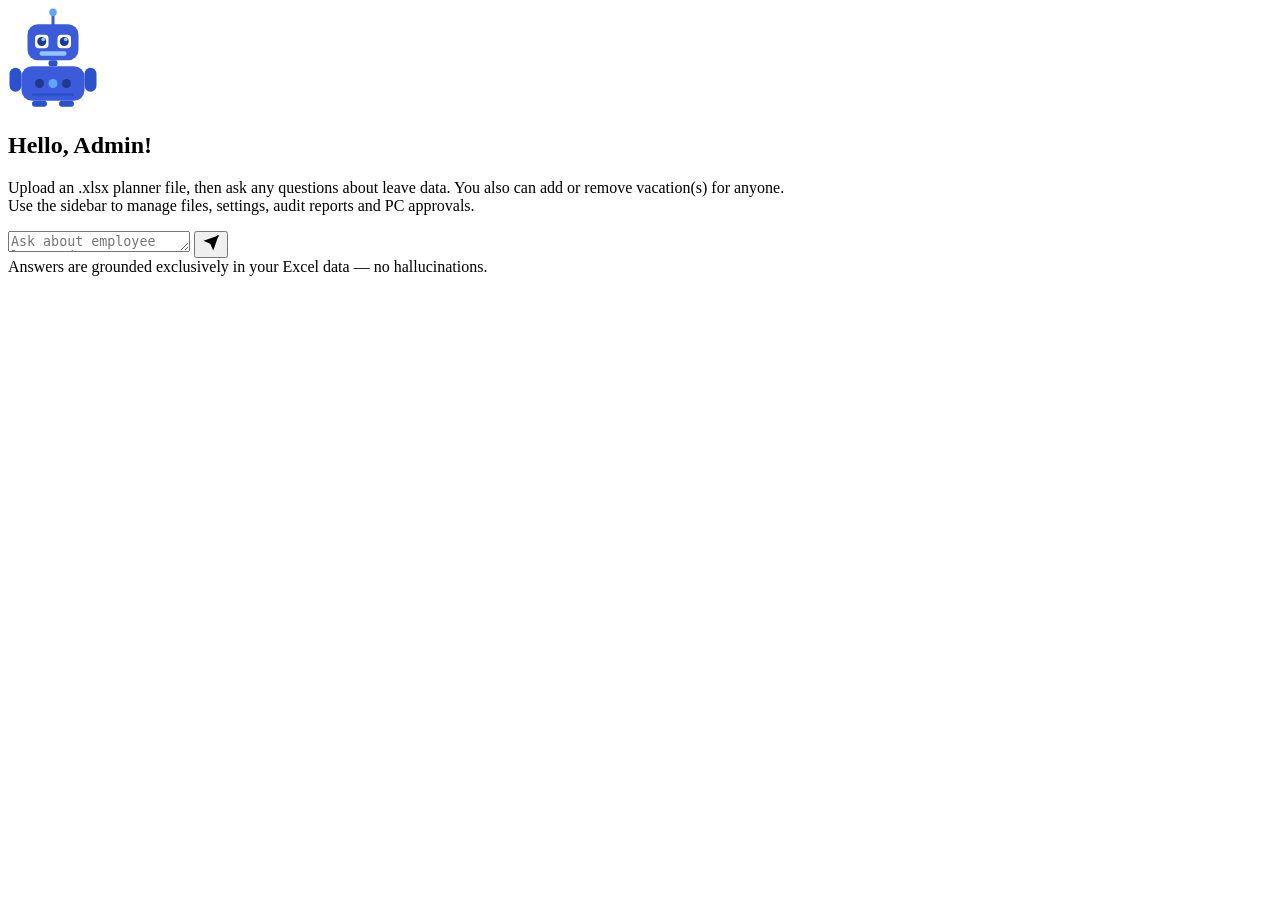
<file: backend/src/main/resources/templates/admin/dashboard.html>
<!DOCTYPE html>
<html lang="en" xmlns:th="http://www.thymeleaf.org">
<head>
    <th:block th:replace="~{admin/layout :: base-head}"></th:block>
    <title>Vacation Planner Assistant — Admin</title>
</head>
<body>

<th:block th:replace="~{admin/layout :: mobile-chrome}"></th:block>
<th:block th:replace="~{admin/layout :: sidebar}"></th:block>

<main class="main">
    <th:block th:replace="~{admin/layout :: topbar}"></th:block>

    <!-- ── Dashboard content ──────────────────────────────────────────── -->
    <div class="messages" id="messages">
        <div class="welcome-card" id="welcomeCard">
            <div class="welcome-robot">
                <svg width="90" height="100" viewBox="0 0 120 130" fill="none" xmlns="http://www.w3.org/2000/svg">
                    <g class="wc-robot-group">
                        <rect x="58" y="4" width="4" height="18" rx="2" fill="#3b5bdb"/>
                        <circle class="wc-antenna-tip" cx="60" cy="4" r="5" fill="#60a5fa"/>
                        <rect x="26" y="20" width="68" height="48" rx="14" fill="#3b5bdb"/>
                        <rect class="wc-eye" x="36" y="34" width="18" height="18" rx="5" fill="#fff"/>
                        <rect class="wc-eye" x="66" y="34" width="18" height="18" rx="5" fill="#fff"/>
                        <circle cx="45" cy="43" r="6" fill="#1e3a8a"/>
                        <circle cx="75" cy="43" r="6" fill="#1e3a8a"/>
                        <circle cx="47" cy="40" r="2.5" fill="#93c5fd"/>
                        <circle cx="77" cy="40" r="2.5" fill="#93c5fd"/>
                        <rect class="wc-mouth" x="42" y="56" width="36" height="6" rx="3" fill="#93c5fd"/>
                        <rect x="54" y="68" width="12" height="8" rx="3" fill="#2952cc"/>
                        <rect x="18" y="76" width="84" height="46" rx="14" fill="#3b5bdb"/>
                        <circle cx="42" cy="99" r="6" fill="#1e3a8a"/>
                        <circle cx="60" cy="99" r="6" fill="#60a5fa"/>
                        <circle cx="78" cy="99" r="6" fill="#1e3a8a"/>
                        <rect x="32" y="112" width="56" height="4" rx="2" fill="#2952cc"/>
                        <rect class="wc-arm-l" x="2" y="78" width="16" height="32" rx="8" fill="#2952cc"/>
                        <rect class="wc-arm-r" x="102" y="78" width="16" height="32" rx="8" fill="#2952cc"/>
                        <rect x="32" y="122" width="20" height="8" rx="4" fill="#2952cc"/>
                        <rect x="68" y="122" width="20" height="8" rx="4" fill="#2952cc"/>
                    </g>
                </svg>
            </div>
            <h2 class="welcome-title" th:text="'Hello, ' + (${greetingName} ?: 'Admin') + '!'">Hello, Admin!</h2>
            <p class="welcome-sub">
                Upload an <span class="xlsx-tag">.xlsx</span> planner file, then ask any questions about leave data. You also can add or remove vacation(s) for anyone.<br>
                Use the sidebar to manage files, settings, audit reports and PC approvals.
            </p>
        </div>
    </div>

    <div class="input-wrapper">
        <div class="input-area">
            <textarea id="messageInput" class="message-input"
                      placeholder="Ask about employee leave… (Enter to send)"
                      rows="1"></textarea>
            <button class="btn-send" id="sendBtn" aria-label="Send">
                <svg width="18" height="18" viewBox="0 0 24 24" fill="none" stroke="currentColor" stroke-width="2.2">
                    <line x1="22" y1="2" x2="11" y2="13"/><polygon points="22 2 15 22 11 13 2 9 22 2" fill="currentColor" stroke="none"/>
                </svg>
            </button>
        </div>
    </div>
    <div class="input-disclaimer">
        Answers are grounded exclusively in your Excel data — no hallucinations.
    </div>
</main>

<script th:src="@{/static/holiday_agent_admin.js}"></script>
</body>
</html>
</file>
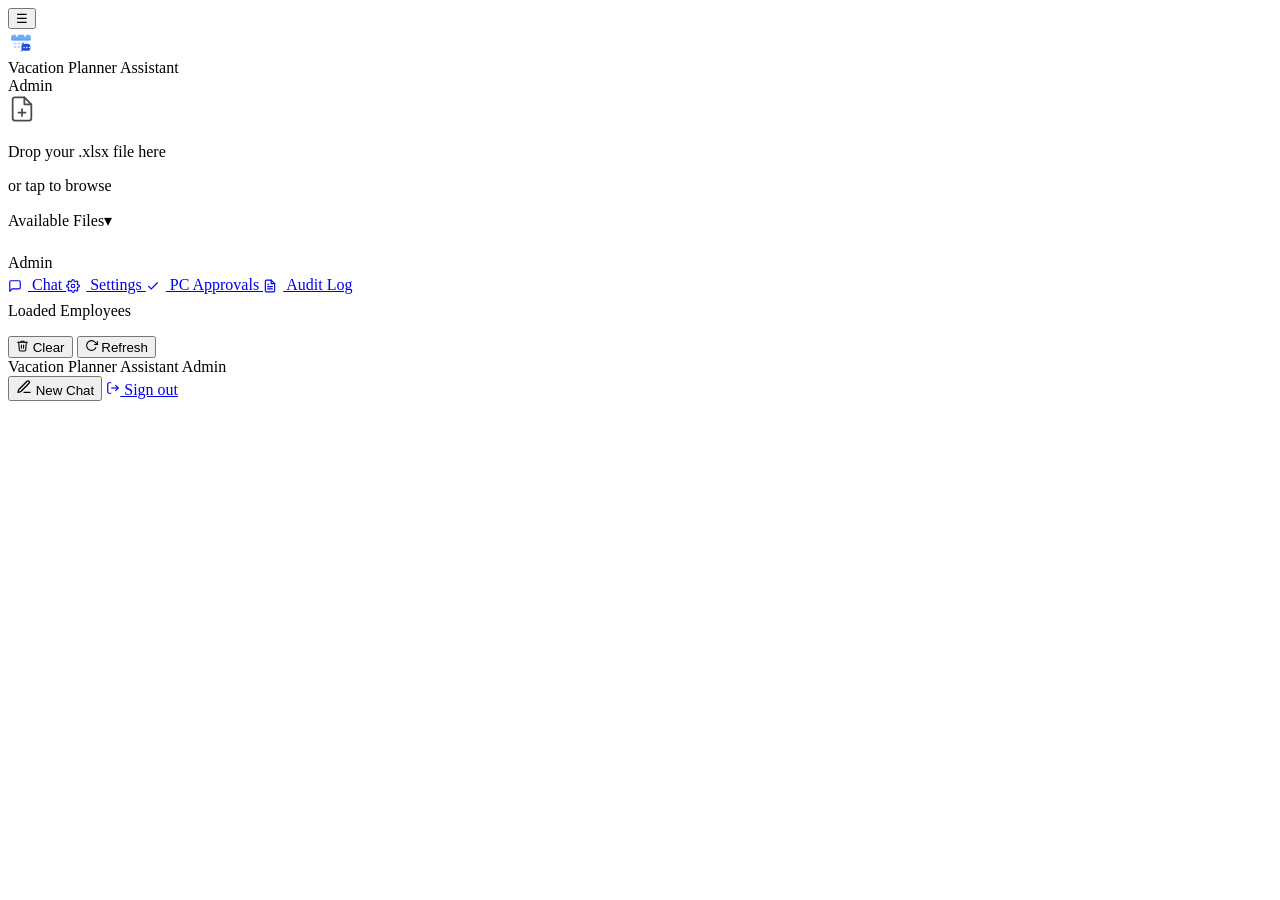
<file: backend/src/main/resources/templates/admin/layout.html>
<!DOCTYPE html>
<!--
    Admin layout fragments library.
    This file is NEVER returned by a controller directly.
    Pages import named fragments from here using:
        th:replace="~{admin/layout :: sidebar}"
        th:replace="~{admin/layout :: topbar}"
        th:replace="~{admin/layout :: base-head}"

    Each page is the controller entry-point and composes its own full HTML
    document by inserting these shared fragments.
-->
<html lang="en" xmlns:th="http://www.thymeleaf.org">

<!--/* ── Shared <head> content (meta + global CSS) ────────────────────── */-->
<th:block th:fragment="base-head">
    <meta charset="UTF-8">
    <meta name="viewport" content="width=device-width, initial-scale=1.0, viewport-fit=cover">
    <link rel="stylesheet" th:href="@{/static/holiday_agent.css}">
</th:block>

<!--/* ── Hamburger + overlay (mobile) ──────────────────────────────────── */-->
<th:block th:fragment="mobile-chrome">
    <button class="hamburger" id="hamburgerBtn" aria-label="Open sidebar">☰</button>
    <div class="overlay" id="overlay"></div>
</th:block>

<!--/* ── Sidebar ─────────────────────────────────────────────────────────── */-->
<aside th:fragment="sidebar" class="sidebar" id="sidebar">

    <!-- Brand header -->
    <div class="sidebar-brand">
        <div class="sidebar-brand-icon">
            <!-- App logo: calendar base + chat bubble overlay -->
            <svg width="26" height="26" viewBox="0 0 100 100" fill="none" xmlns="http://www.w3.org/2000/svg">
                <!-- Calendar body -->
                <rect x="12" y="22" width="76" height="62" rx="10" fill="white" fill-opacity="0.92"/>
                <!-- Calendar header bar -->
                <rect x="12" y="22" width="76" height="22" rx="10" fill="#60a5fa" fill-opacity="0.9"/>
                <rect x="12" y="36" width="76" height="8" fill="#60a5fa" fill-opacity="0.9"/>
                <!-- Calendar binding pegs -->
                <rect x="30" y="14" width="8" height="16" rx="4" fill="white" fill-opacity="0.9"/>
                <rect x="62" y="14" width="8" height="16" rx="4" fill="white" fill-opacity="0.9"/>
                <!-- Grid dots (date cells) -->
                <rect x="22" y="52" width="10" height="8" rx="2" fill="#bfdbfe"/>
                <rect x="37" y="52" width="10" height="8" rx="2" fill="#bfdbfe"/>
                <rect x="52" y="52" width="10" height="8" rx="2" fill="#2563eb" fill-opacity="0.7"/>
                <rect x="67" y="52" width="10" height="8" rx="2" fill="#bfdbfe"/>
                <rect x="22" y="65" width="10" height="8" rx="2" fill="#bfdbfe"/>
                <rect x="37" y="65" width="10" height="8" rx="2" fill="#bfdbfe"/>
                <!-- Chat bubble (bottom-right accent) -->
                <rect x="52" y="58" width="34" height="26" rx="8" fill="#1d4ed8"/>
                <path d="M52 80 L48 88 L60 80 Z" fill="#1d4ed8"/>
                <!-- Chat bubble dots -->
                <circle cx="62" cy="71" r="3" fill="white" fill-opacity="0.9"/>
                <circle cx="72" cy="71" r="3" fill="white" fill-opacity="0.9"/>
                <circle cx="82" cy="71" r="3" fill="white" fill-opacity="0.9"/>
            </svg>
        </div>
        <div class="sidebar-brand-text">
            <div class="sidebar-brand-title">Vacation Planner Assistant</div>
            <div class="sidebar-brand-sub">Admin</div>
        </div>
    </div>

    <!-- Upload Zone (admin only) -->
    <div class="upload-zone" id="uploadZone">
        <div class="upload-icon">
            <svg width="28" height="28" viewBox="0 0 24 24" fill="none" stroke="currentColor" stroke-width="1.5" stroke-linecap="round" stroke-linejoin="round" style="opacity:.7">
                <path d="M14 2H6a2 2 0 0 0-2 2v16a2 2 0 0 0 2 2h12a2 2 0 0 0 2-2V8z"/>
                <polyline points="14 2 14 8 20 8"/>
                <line x1="12" y1="18" x2="12" y2="12"/>
                <line x1="9" y1="15" x2="15" y2="15"/>
            </svg>
        </div>
        <p class="upload-label">Drop your <span class="xlsx-highlight">.xlsx</span> file here</p>
        <p class="upload-sub">or tap to browse</p>
        <input type="file" id="fileInput" accept=".xlsx" style="display:none">
    </div>

    <!-- Available Files -->
    <div class="sidebar-section sidebar-section--fixed">
        <div class="section-header collapsible" data-target="fileListContent">
            <span>Available Files</span><span class="chevron">▾</span>
        </div>
        <div id="fileListContent" class="section-content">
            <ul id="fileList" class="file-list"></ul>
        </div>
    </div>

    <!-- Admin Navigation Links -->
    <div class="sidebar-section sidebar-section--fixed" style="padding:8px 0 4px 0;">
        <div class="section-header"><span>Admin</span></div>
        <div class="section-content" style="padding:4px 0;">
            <a href="/"
               th:classappend="${currentPage == 'dashboard'} ? ' sidebar-admin-link--active'"
               class="sidebar-admin-link">
                <svg width="14" height="14" viewBox="0 0 24 24" fill="none" stroke="currentColor" stroke-width="2" stroke-linecap="round" stroke-linejoin="round" style="margin-right:6px;vertical-align:middle;"><path d="M21 15a2 2 0 0 1-2 2H7l-4 4V5a2 2 0 0 1 2-2h14a2 2 0 0 1 2 2z"/></svg>
                Chat
            </a>
            <a href="/admin/settings"
               th:classappend="${currentPage == 'settings'} ? ' sidebar-admin-link--active'"
               class="sidebar-admin-link">
                <svg width="14" height="14" viewBox="0 0 24 24" fill="none" stroke="currentColor" stroke-width="2" style="margin-right:6px;vertical-align:middle;"><circle cx="12" cy="12" r="3"/><path d="M19.4 15a1.65 1.65 0 0 0 .33 1.82l.06.06a2 2 0 0 1-2.83 2.83l-.06-.06a1.65 1.65 0 0 0-1.82-.33 1.65 1.65 0 0 0-1 1.51V21a2 2 0 0 1-4 0v-.09A1.65 1.65 0 0 0 9 19.4a1.65 1.65 0 0 0-1.82.33l-.06.06a2 2 0 0 1-2.83-2.83l.06-.06A1.65 1.65 0 0 0 4.68 15a1.65 1.65 0 0 0-1.51-1H3a2 2 0 0 1 0-4h.09A1.65 1.65 0 0 0 4.6 9a1.65 1.65 0 0 0-.33-1.82l-.06-.06a2 2 0 0 1 2.83-2.83l.06.06A1.65 1.65 0 0 0 9 4.68a1.65 1.65 0 0 0 1-1.51V3a2 2 0 0 1 4 0v.09a1.65 1.65 0 0 0 1 1.51 1.65 1.65 0 0 0 1.82-.33l.06-.06a2 2 0 0 1 2.83 2.83l-.06.06A1.65 1.65 0 0 0 19.4 9a1.65 1.65 0 0 0 1.51 1H21a2 2 0 0 1 0 4h-.09a1.65 1.65 0 0 0-1.51 1z"/></svg>
                Settings
            </a>
            <a href="/admin/approvals"
               th:classappend="${currentPage == 'approvals'} ? ' sidebar-admin-link--active'"
               class="sidebar-admin-link">
                <svg width="14" height="14" viewBox="0 0 24 24" fill="none" stroke="currentColor" stroke-width="2" style="margin-right:6px;vertical-align:middle;"><polyline points="20 6 9 17 4 12"/></svg>
                PC Approvals
            </a>
            <a href="/admin/audit-log"
               th:classappend="${currentPage == 'audit-log'} ? ' sidebar-admin-link--active'"
               class="sidebar-admin-link">
                <svg width="14" height="14" viewBox="0 0 24 24" fill="none" stroke="currentColor" stroke-width="2" style="margin-right:6px;vertical-align:middle;" stroke-linecap="round" stroke-linejoin="round"><path d="M14 2H6a2 2 0 0 0-2 2v16a2 2 0 0 0 2 2h12a2 2 0 0 0 2-2V8z"/><polyline points="14 2 14 8 20 8"/><line x1="8" y1="13" x2="16" y2="13"/><line x1="8" y1="17" x2="16" y2="17"/><polyline points="10 9 9 9 8 9"/></svg>
                Audit Log
            </a>
        </div>
    </div>

    <!-- Loaded Employees -->
    <div class="sidebar-section sidebar-section--employees">
        <div class="section-header">
            <span>Loaded Employees</span>
        </div>
        <div class="section-content">
            <div class="employees-scroll">
                <ul id="employeeList" class="employee-list"></ul>
            </div>
        </div>
    </div>

    <!-- Sidebar Footer -->
    <div class="sidebar-footer">
        <button class="btn-sidebar-footer" id="clearHistoryBtn">
            <svg width="13" height="13" viewBox="0 0 24 24" fill="none" stroke="currentColor" stroke-width="2" stroke-linecap="round" stroke-linejoin="round">
                <polyline points="3 6 5 6 21 6"/><path d="M19 6l-1 14a2 2 0 0 1-2 2H8a2 2 0 0 1-2-2L5 6"/><path d="M10 11v6"/><path d="M14 11v6"/><path d="M9 6V4h6v2"/>
            </svg>
            Clear
        </button>
        <button class="btn-sidebar-footer" id="refreshBtn">
            <svg width="13" height="13" viewBox="0 0 24 24" fill="none" stroke="currentColor" stroke-width="2"><polyline points="23 4 23 10 17 10"/><path d="M20.49 15a9 9 0 1 1-2.12-9.36L23 10"/></svg>
            Refresh
        </button>
    </div>
</aside>

<!--/* ── Topbar ───────────────────────────────────────────────────────────── */-->
<header th:fragment="topbar" class="topbar">
    <div class="topbar-left">
        <span class="status-dot" id="statusDot" title="LLM status"></span>
        <div class="topbar-title-group">
            <a href="/" class="topbar-title" style="text-decoration:none;color:inherit;">Vacation Planner Assistant</a>
            <span class="topbar-subtitle" id="topbarSubtitle"
                  th:text="${topbarSubtitle} ?: 'Admin'">Admin</span>
        </div>
    </div>
    <div class="topbar-actions">
        <button class="btn-new-chat" id="newChatBtn" aria-label="New Chat">
            <span class="topbar-btn-icon" aria-hidden="true">
                <svg width="16" height="16" viewBox="0 0 24 24" fill="none" stroke="currentColor" stroke-width="2" stroke-linecap="round" stroke-linejoin="round">
                    <path d="M12 20h9"/><path d="M16.5 3.5a2.121 2.121 0 0 1 3 3L7 19l-4 1 1-4L16.5 3.5z"/>
                </svg>
            </span>
            <span class="topbar-btn-text">New Chat</span>
        </button>
        <a href="/logout" class="btn-signout">
            <svg width="14" height="14" viewBox="0 0 24 24" fill="none" stroke="currentColor" stroke-width="2"><path d="M9 21H5a2 2 0 0 1-2-2V5a2 2 0 0 1 2-2h4"/><polyline points="16 17 21 12 16 7"/><line x1="21" y1="12" x2="9" y2="12"/></svg>
            Sign out
        </a>
    </div>
</header>

</html>
</file>
